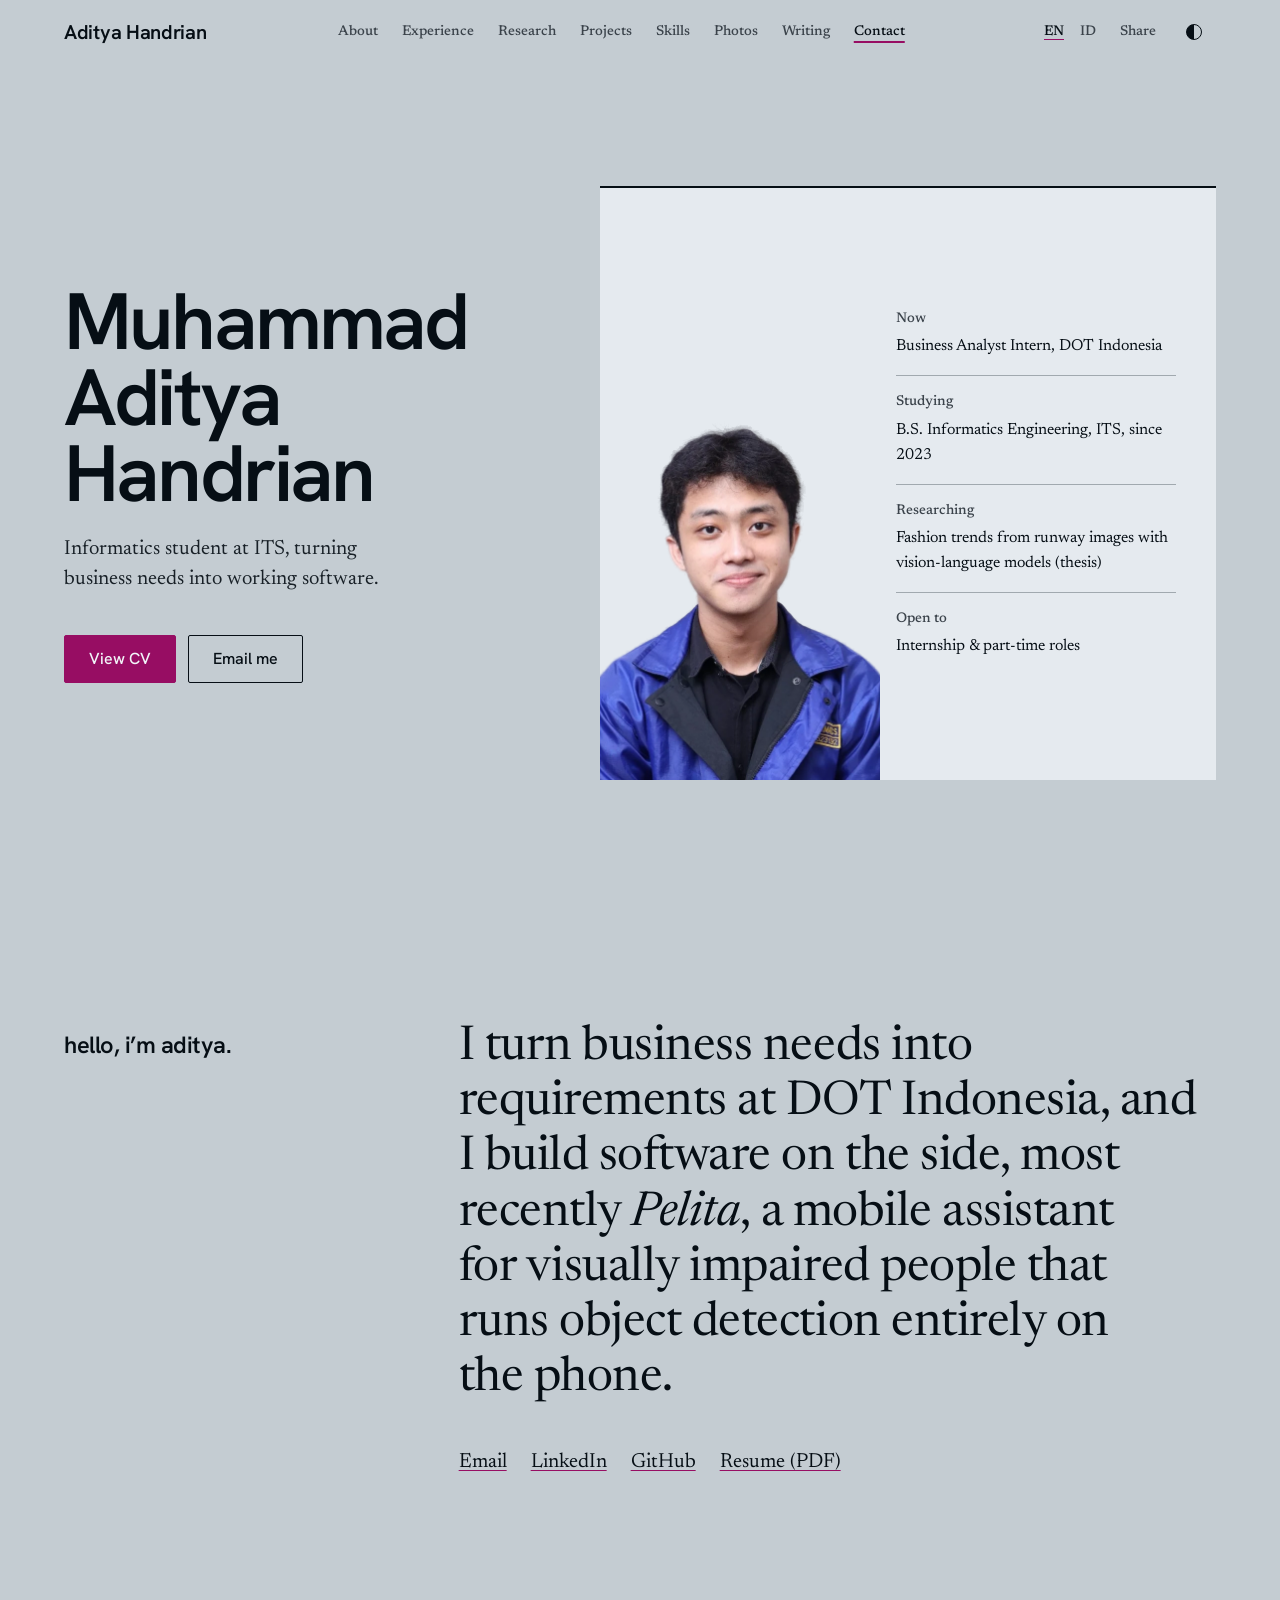
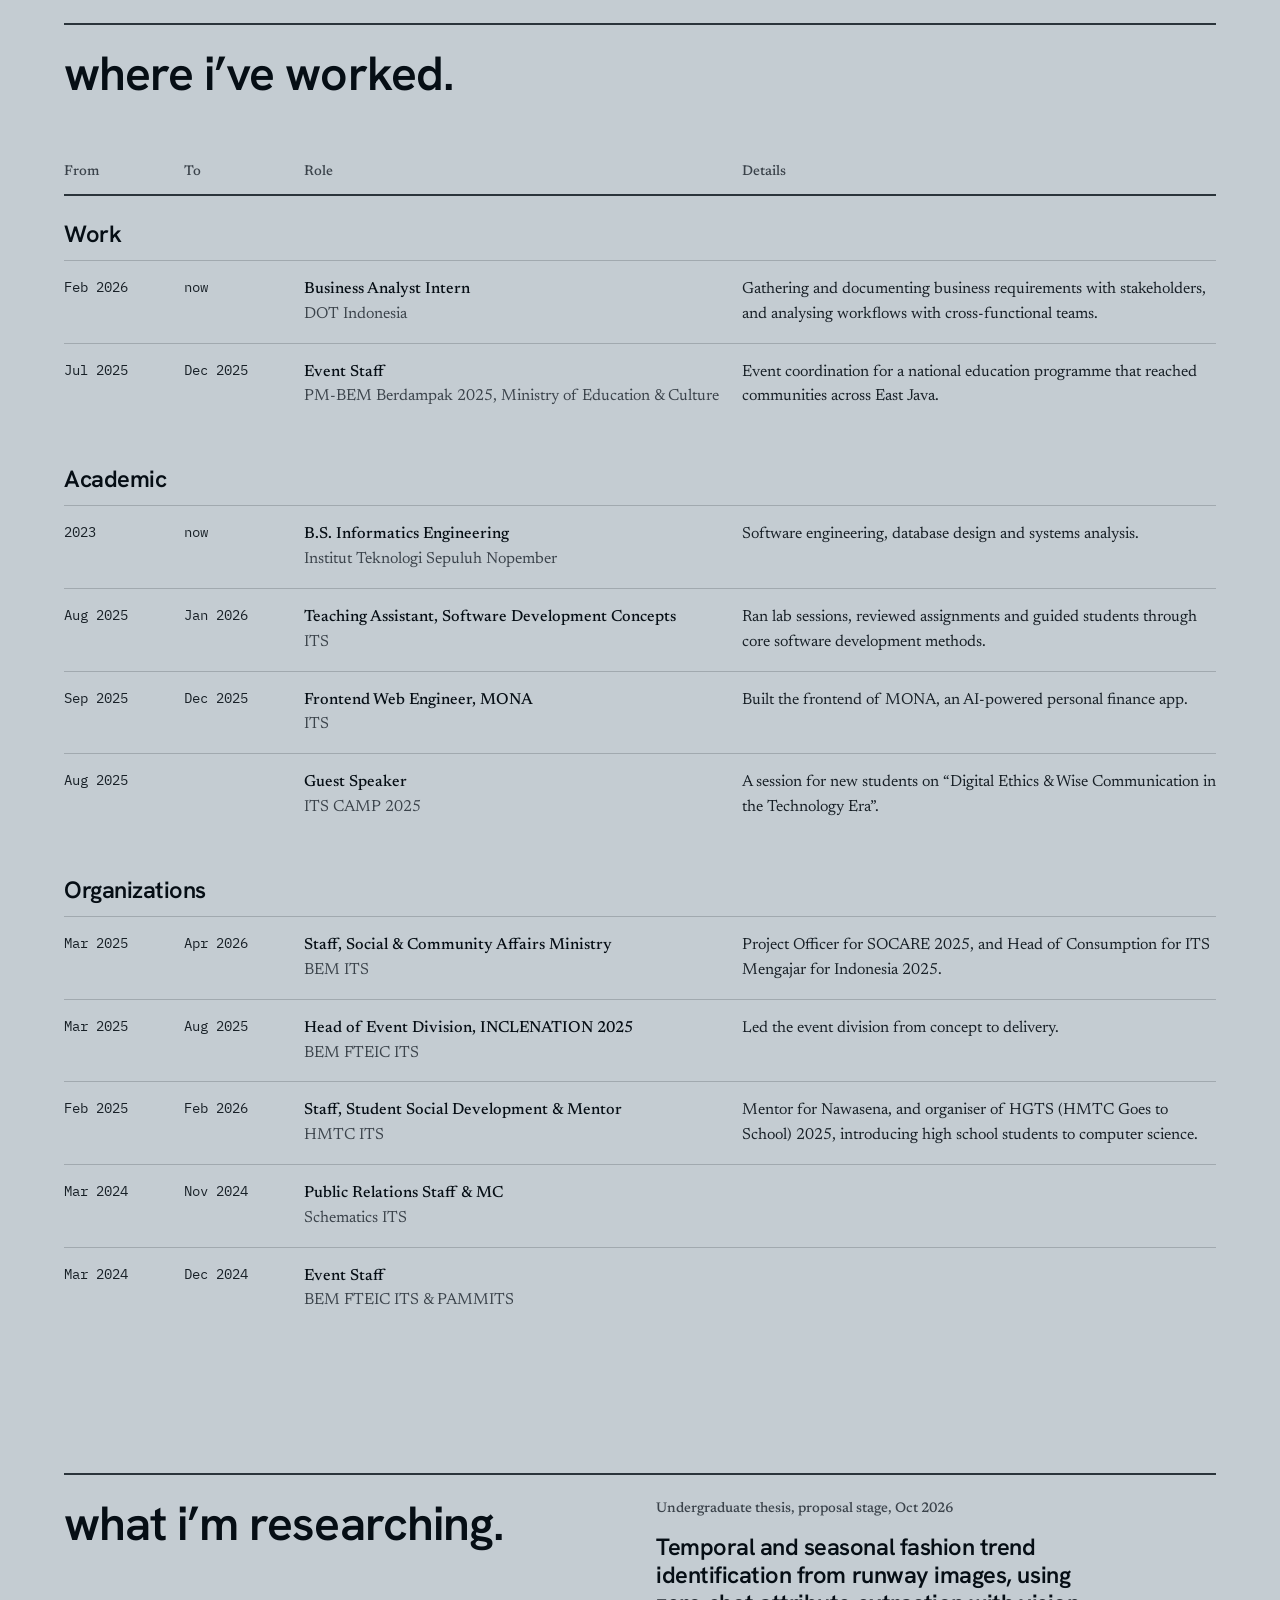
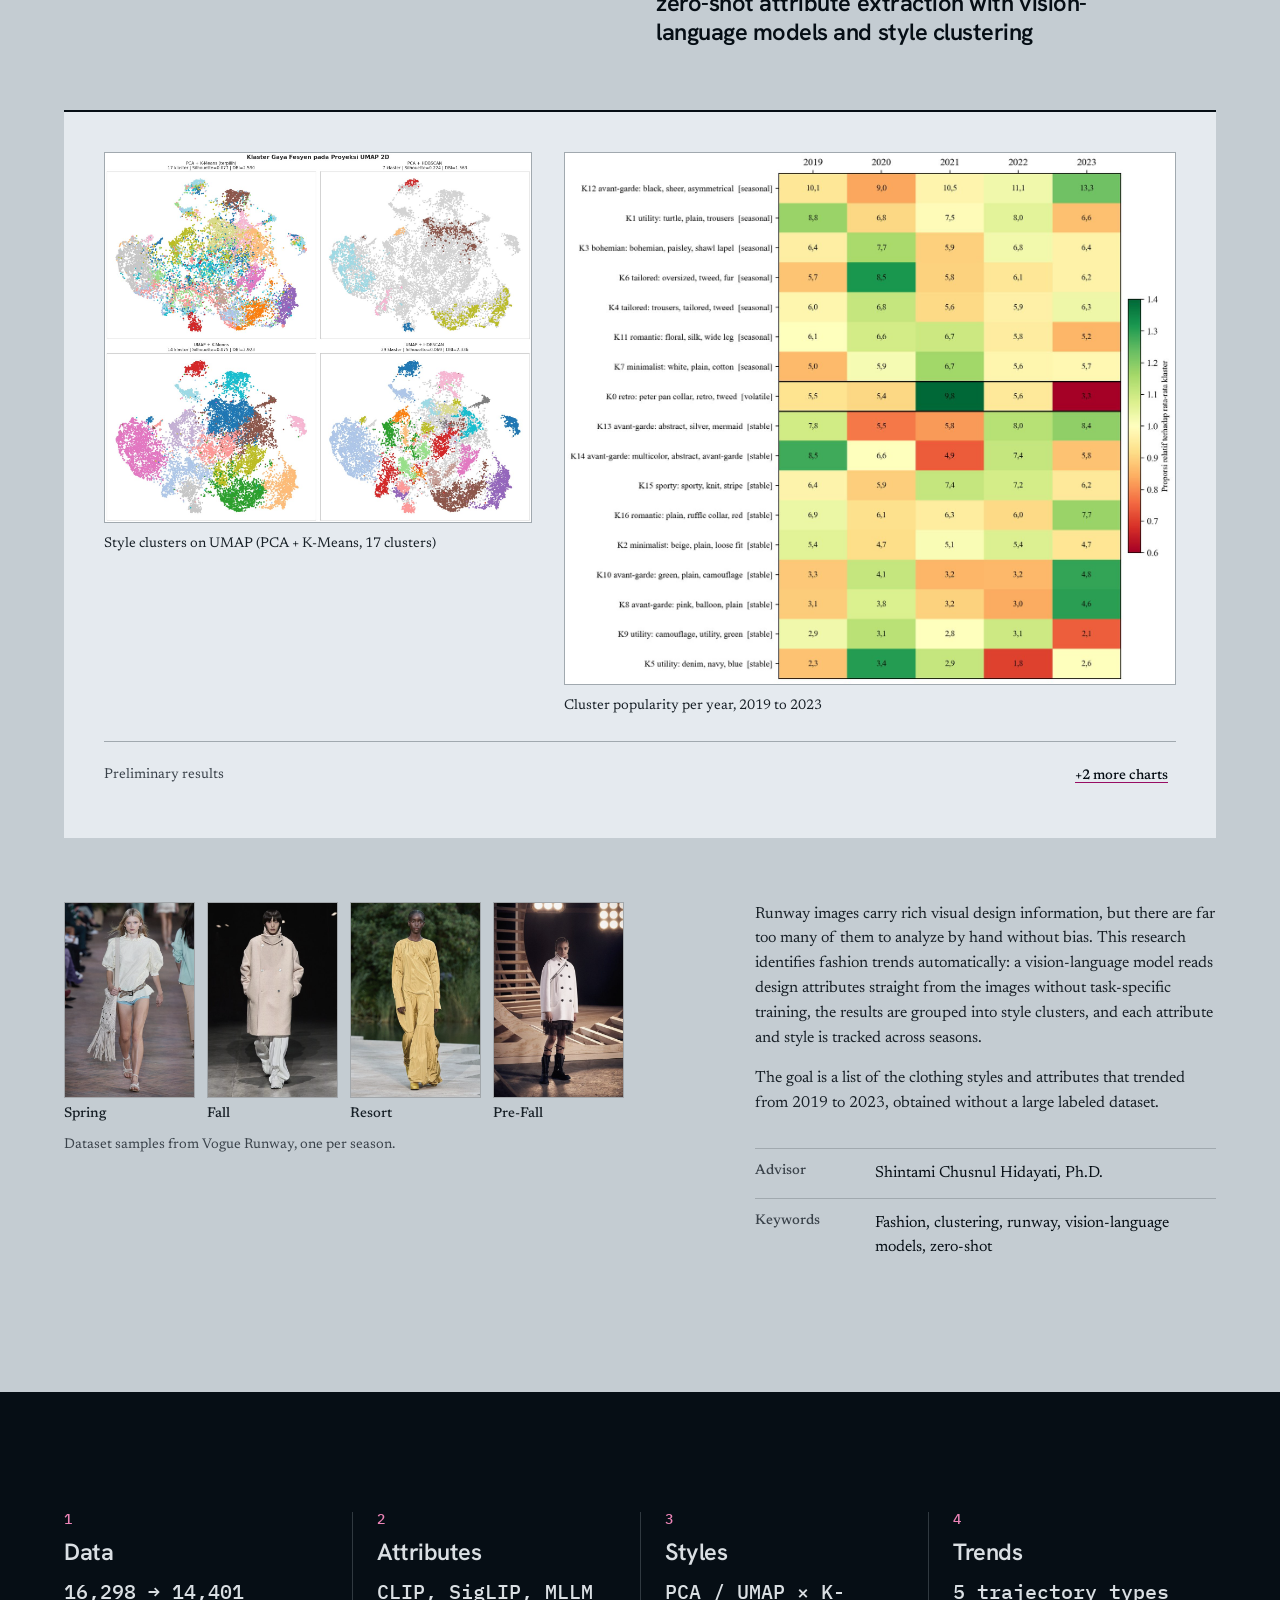
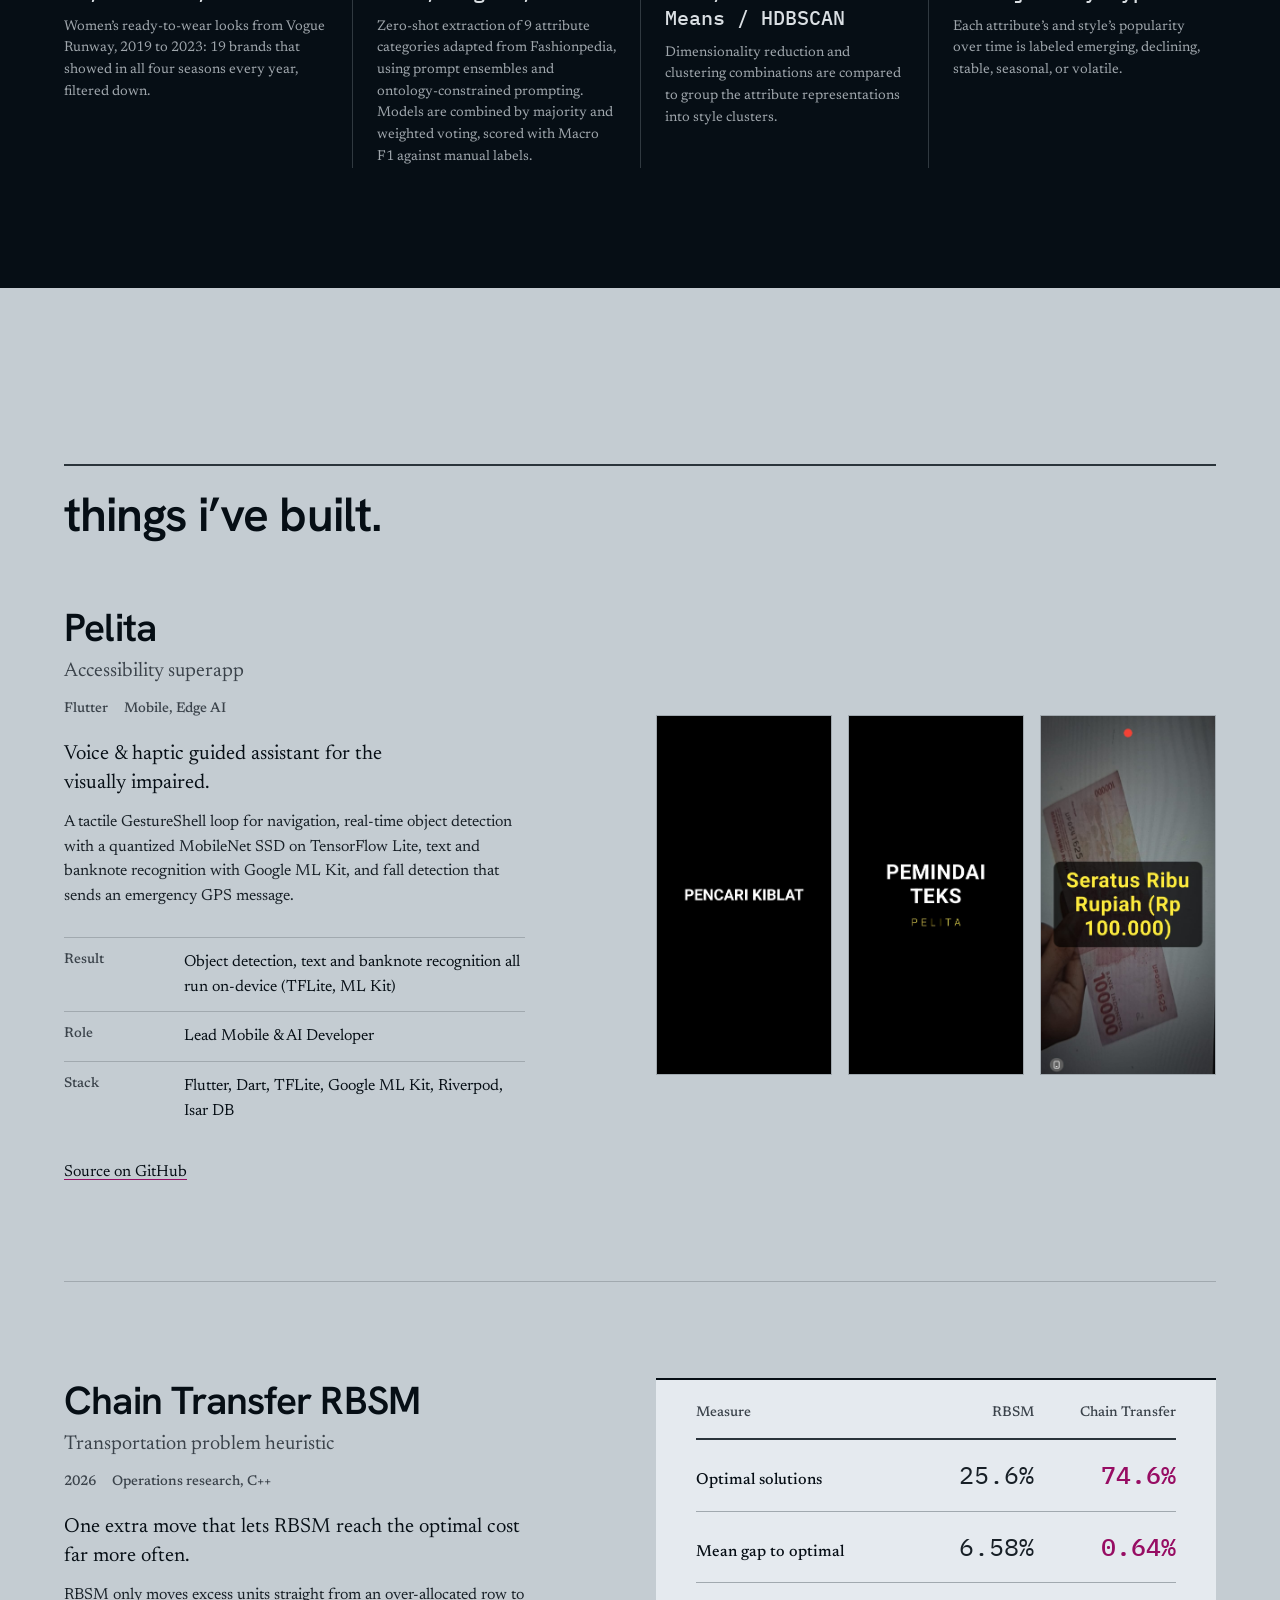
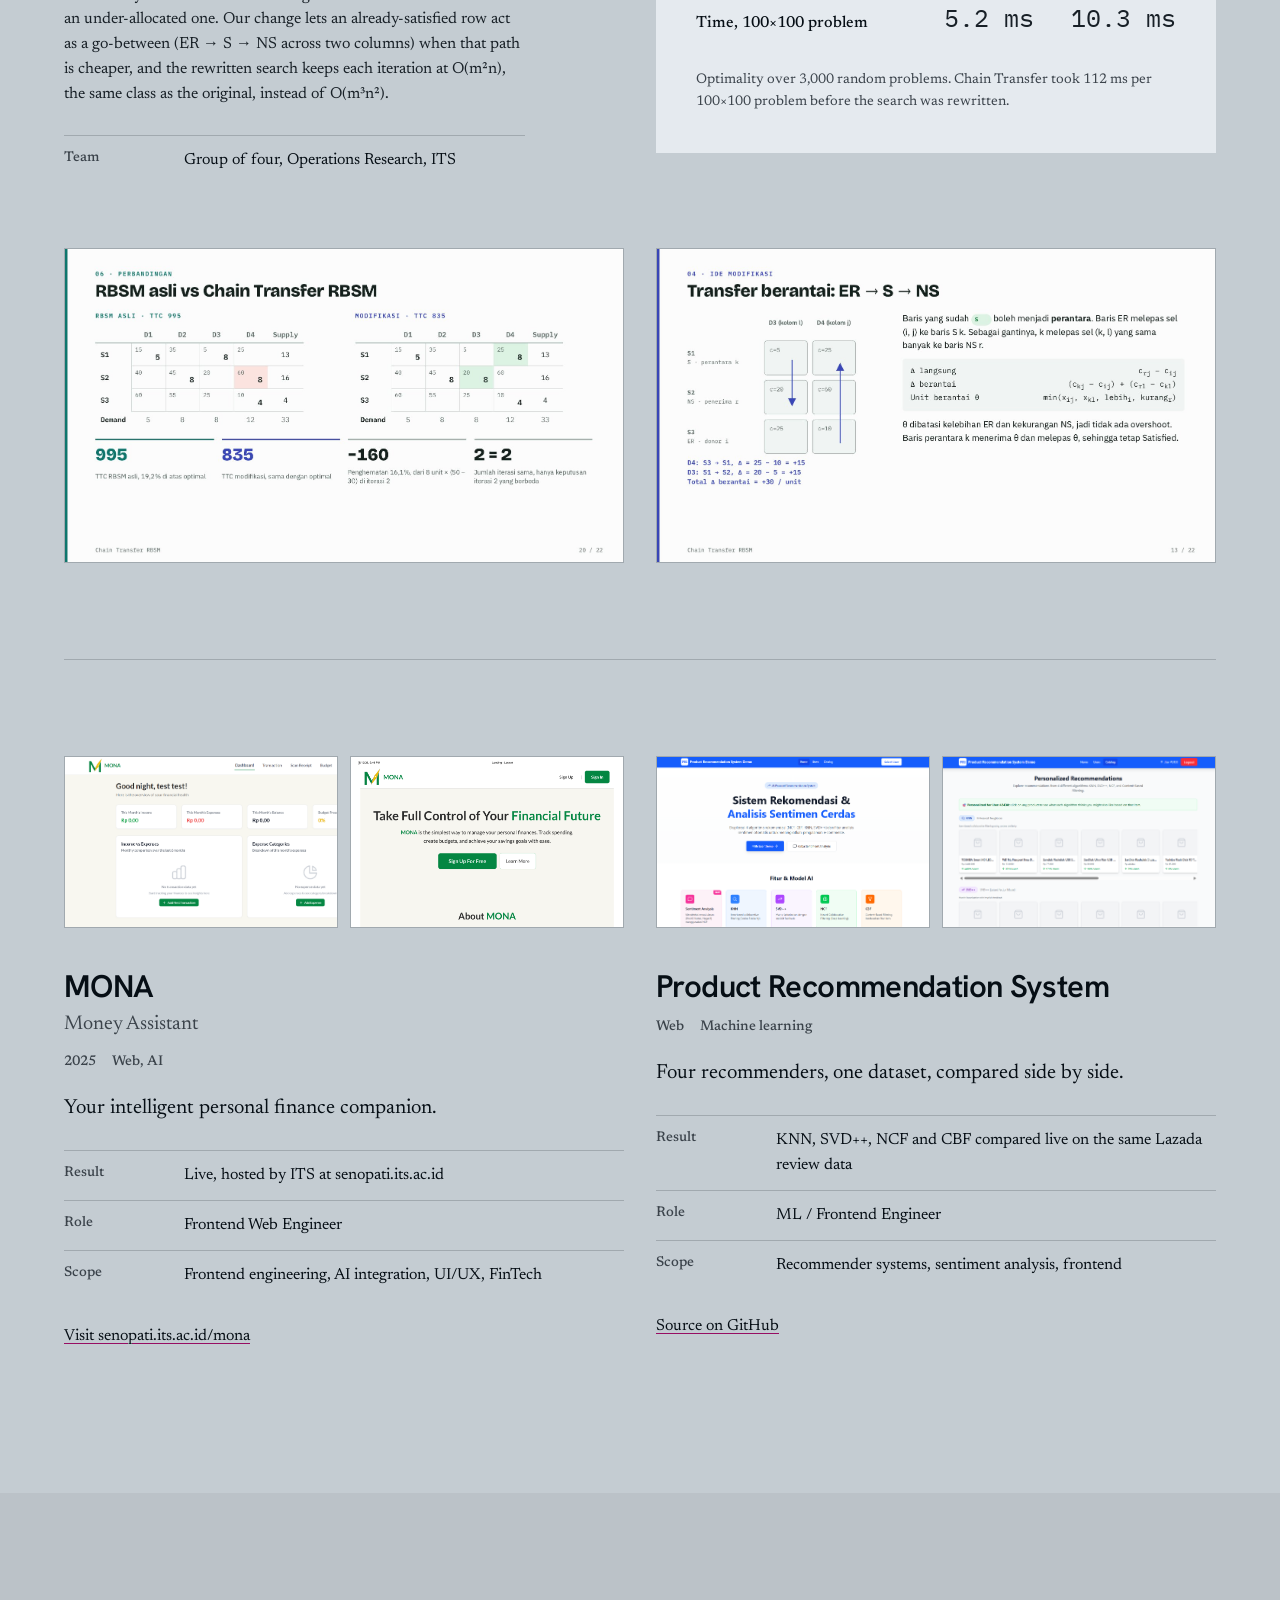
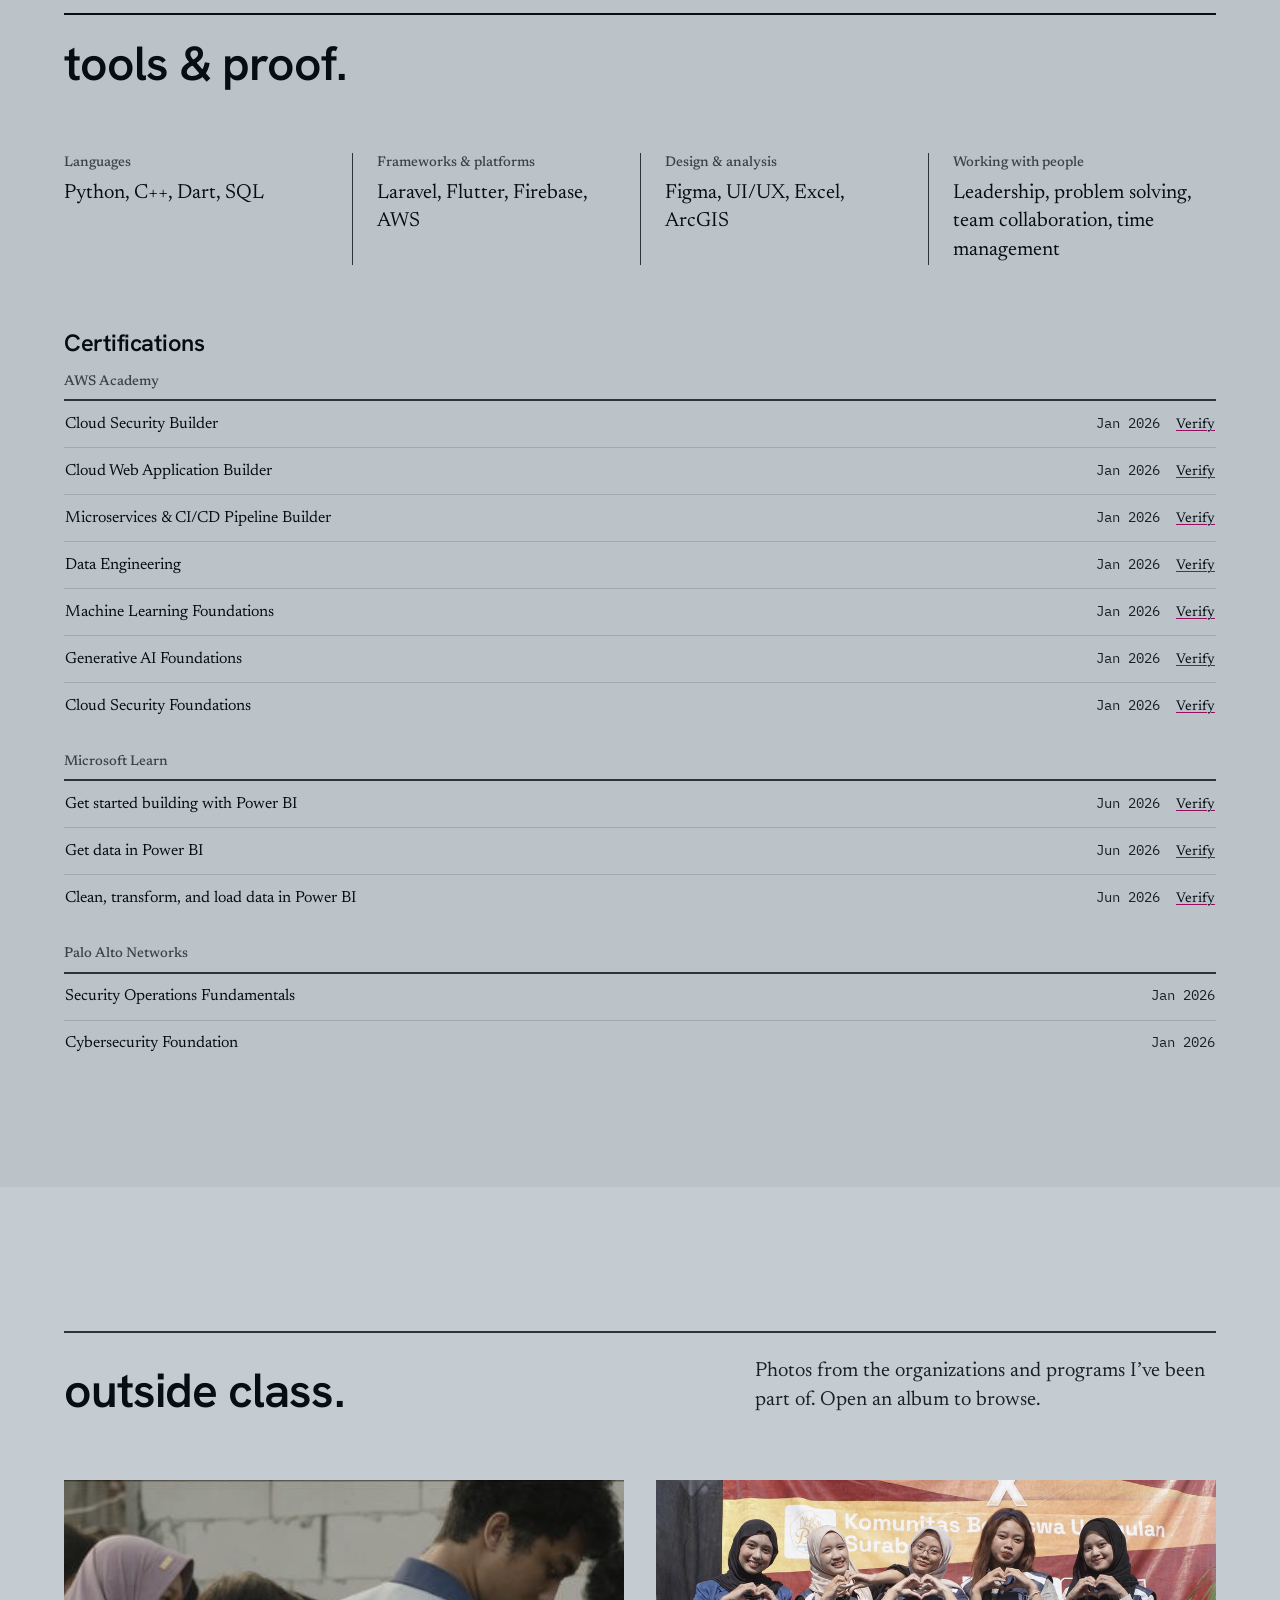
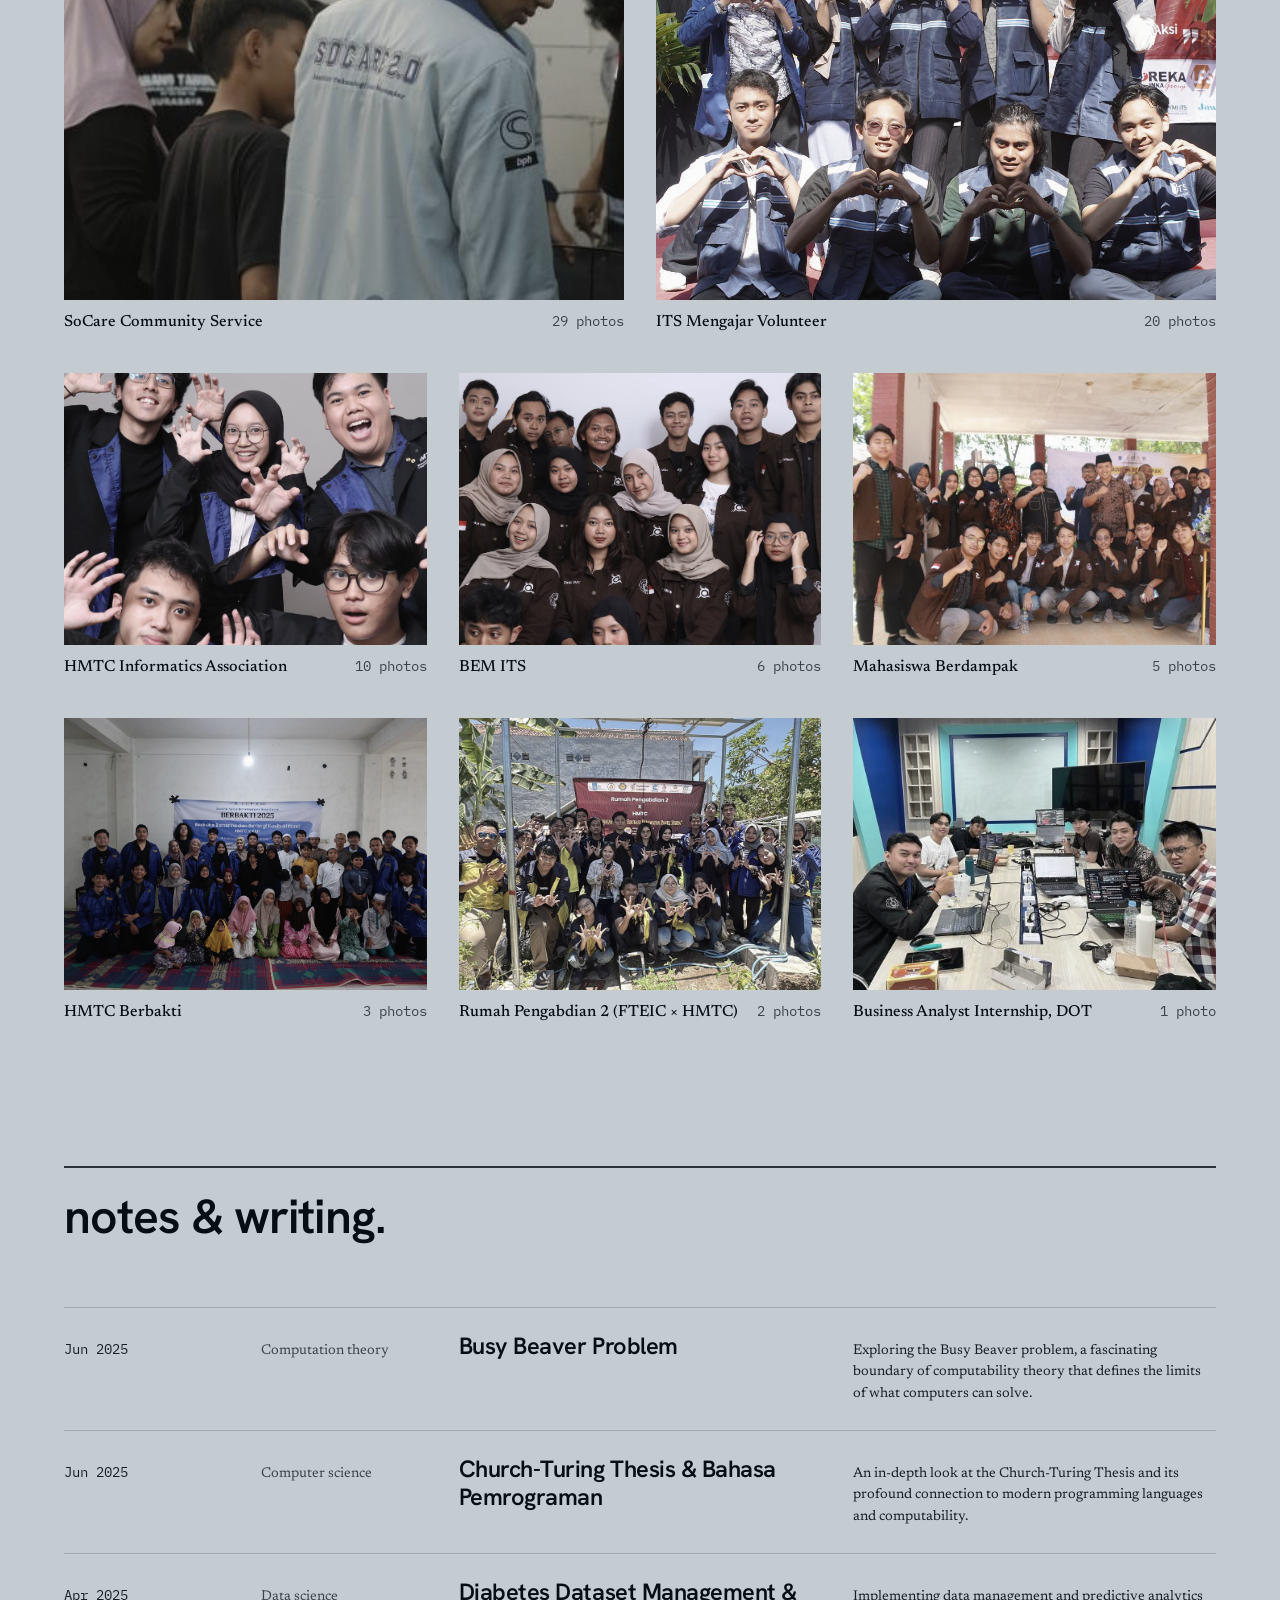
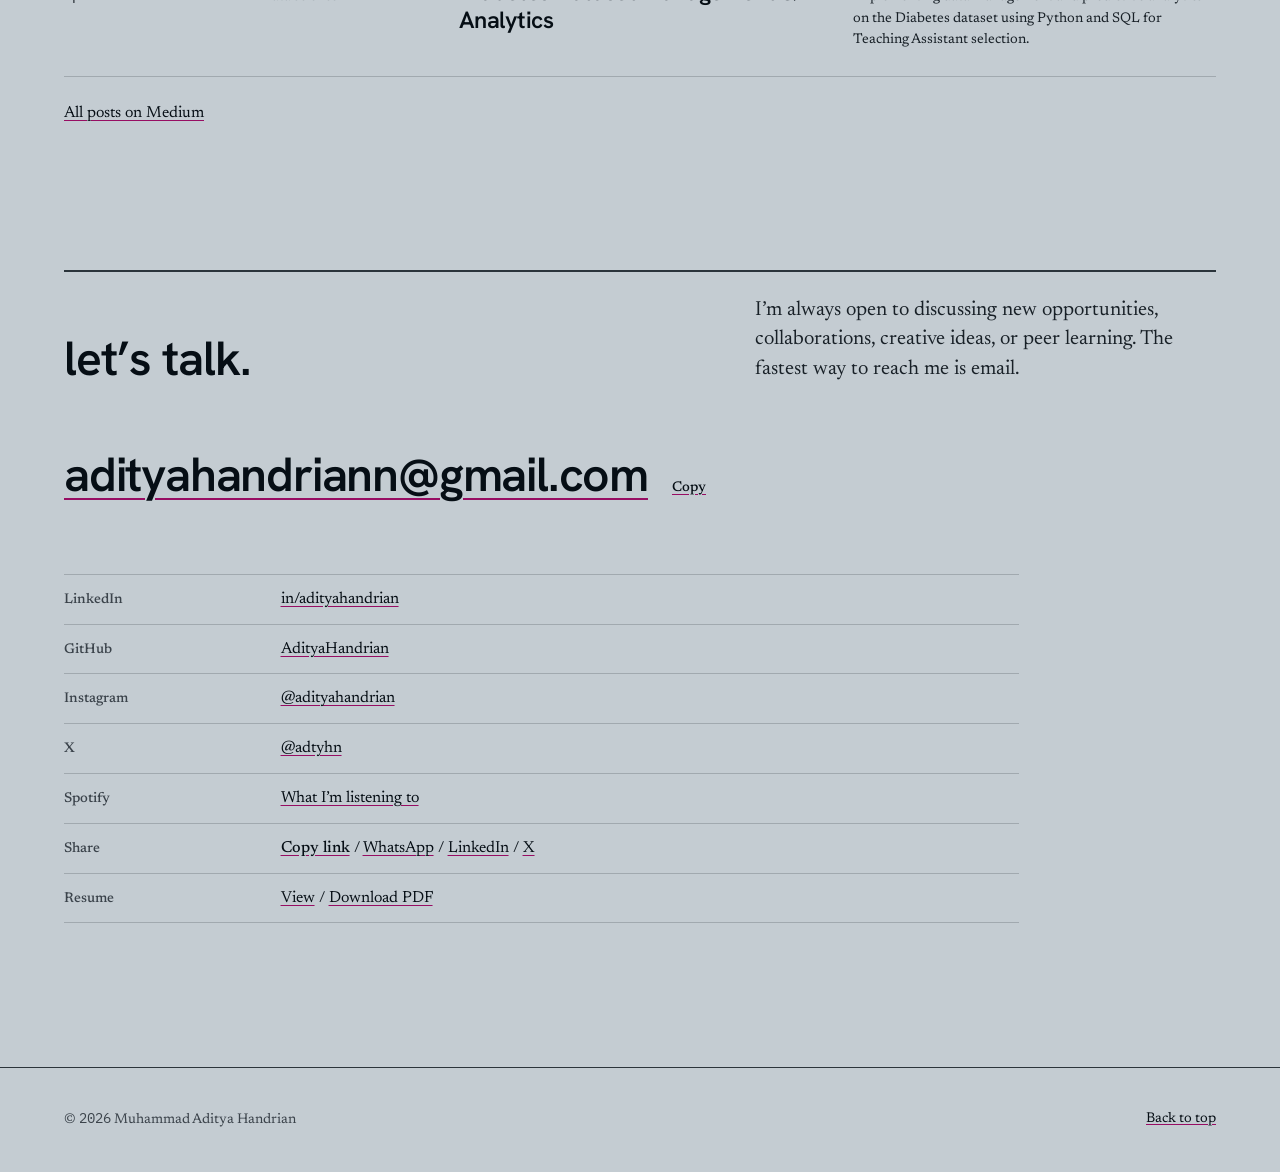
<file: index.html>
<!DOCTYPE html>
<html lang="en">
<head>
    <meta charset="UTF-8">
    <meta name="viewport" content="width=device-width, initial-scale=1.0">
    <meta name="description" content="Muhammad Aditya Handrian | Informatics Engineering Student at ITS. Portfolio showcasing experience in business analysis, software development, and leadership.">
    <meta name="author" content="Muhammad Aditya Handrian">

    <meta property="og:type" content="website">
    <meta property="og:url" content="https://adityahandrian.github.io/">
    <meta property="og:title" content="Muhammad Aditya Handrian | Portfolio">
    <meta property="og:description" content="Informatics Engineering Student at ITS &amp; Business Analyst. Showcasing projects in software development, machine learning, and cloud computing.">
    <meta property="og:image" content="https://adityahandrian.github.io/assets/og-card.png">
    <meta property="og:image:width" content="1200">
    <meta property="og:image:height" content="630">

    <meta property="twitter:card" content="summary_large_image">
    <meta property="twitter:url" content="https://adityahandrian.github.io/">
    <meta property="twitter:title" content="Muhammad Aditya Handrian | Portfolio">
    <meta property="twitter:description" content="Informatics Engineering Student at ITS &amp; Business Analyst. Showcasing projects in software development, machine learning, and cloud computing.">
    <meta property="twitter:image" content="https://adityahandrian.github.io/assets/og-card.png">

    <title>Aditya Handrian</title>
    <link rel="icon" type="image/png" sizes="32x32" href="assets/favicon-32.png">
    <link rel="apple-touch-icon" href="assets/apple-touch-icon.png">
    <link rel="canonical" href="https://adityahandrian.github.io/">
    <link rel="preconnect" href="https://fonts.googleapis.com">
    <link rel="preconnect" href="https://fonts.gstatic.com" crossorigin>
    <link href="https://fonts.googleapis.com/css2?family=Hanken+Grotesk:wght@500;600&family=Newsreader:ital,opsz,wght@0,6..72,400;0,6..72,500;1,6..72,400&family=IBM+Plex+Mono:wght@400;500&display=swap" rel="stylesheet">
    <script>
        // Apply saved theme before paint to avoid a flash
        try {
            var t = localStorage.getItem('theme');
            if (t === 'dark' || t === 'light') document.documentElement.setAttribute('data-theme', t);
        } catch (e) {}
    </script>
    <link rel="stylesheet" href="style.css?v=7.0">
</head>
<body>
    <a class="skip-link" href="#main">Skip to content</a>

    <header class="site-header" id="siteHeader">
        <div class="container header-inner">
            <a href="#top" class="wordmark" aria-label="Aditya Handrian, back to top">Aditya Handrian</a>
            <nav class="site-nav" aria-label="Sections">
                <a href="#about" data-lang-en="About" data-lang-id="Tentang">About</a>
                <a href="#experience" data-lang-en="Experience" data-lang-id="Pengalaman">Experience</a>
                <a href="#research" data-lang-en="Research" data-lang-id="Riset">Research</a>
                <a href="#projects" data-lang-en="Projects" data-lang-id="Proyek">Projects</a>
                <a href="#skills" data-lang-en="Skills" data-lang-id="Keahlian">Skills</a>
                <a href="#photos" data-lang-en="Photos" data-lang-id="Foto">Photos</a>
                <a href="#writing" data-lang-en="Writing" data-lang-id="Tulisan">Writing</a>
                <a href="#contact" data-lang-en="Contact" data-lang-id="Kontak">Contact</a>
            </nav>
            <div class="header-controls">
                <div class="lang-switch" role="group" aria-label="Language">
                    <button type="button" data-set-lang="en" aria-pressed="true">EN</button>
                    <button type="button" data-set-lang="id" aria-pressed="false">ID</button>
                </div>
                <div class="share">
                    <button type="button" class="share-btn" id="shareBtn" aria-haspopup="true" aria-expanded="false" aria-controls="shareMenu" data-lang-en="Share" data-lang-id="Bagikan">Share</button>
                    <div class="share-menu" id="shareMenu" hidden>
                        <button type="button" class="js-copy-link" data-lang-en="Copy link" data-lang-id="Salin tautan">Copy link</button>
                        <a href="https://wa.me/?text=Muhammad%20Aditya%20Handrian%20%E2%80%94%20portfolio%3A%20https%3A%2F%2Fadityahandrian.github.io%2F" target="_blank" rel="noopener noreferrer">WhatsApp</a>
                        <a href="https://www.linkedin.com/sharing/share-offsite/?url=https%3A%2F%2Fadityahandrian.github.io%2F" target="_blank" rel="noopener noreferrer">LinkedIn</a>
                        <a href="https://x.com/intent/post?text=Muhammad%20Aditya%20Handrian%20%E2%80%94%20portfolio&amp;url=https%3A%2F%2Fadityahandrian.github.io%2F" target="_blank" rel="noopener noreferrer">X</a>
                        <a href="mailto:?subject=Muhammad%20Aditya%20Handrian%20%E2%80%94%20portfolio&amp;body=https%3A%2F%2Fadityahandrian.github.io%2F">Email</a>
                    </div>
                </div>
                <button type="button" class="theme-btn" id="themeToggle" aria-label="Toggle dark mode">
                    <span class="theme-btn__dot" aria-hidden="true"></span>
                </button>
            </div>
        </div>
    </header>

    <main id="main">

        <!-- HERO -->
        <section class="hero" id="top">
            <div class="container stage">
                <div class="stage-text">
                    <h1 class="name">Muhammad Aditya Handrian</h1>
                    <p class="stage-lead" data-lang-en="Informatics student at ITS, turning business needs into working software." data-lang-id="Mahasiswa Informatika ITS, menerjemahkan kebutuhan bisnis menjadi perangkat lunak yang berjalan.">Informatics student at ITS, turning business needs into working software.</p>
                    <p class="stage-actions">
                        <a class="btn btn--primary js-resume-view" href="assets/resume.pdf" target="_blank" data-lang-en="View CV" data-lang-id="Lihat CV">View CV</a>
                        <a class="btn" href="mailto:adityahandriann@gmail.com" data-lang-en="Email me" data-lang-id="Kirim email">Email me</a>
                    </p>
                </div>
                <div class="record">
                    <figure class="portrait">
                        <img src="assets/profile-cutout.webp" alt="Portrait of Muhammad Aditya Handrian" width="760" height="950" fetchpriority="high">
                    </figure>
                    <dl class="facts">
                        <div><dt data-lang-en="Now" data-lang-id="Sekarang">Now</dt><dd data-lang-en="Business Analyst Intern, DOT Indonesia" data-lang-id="Magang Business Analyst, DOT Indonesia">Business Analyst Intern, DOT Indonesia</dd></div>
                        <div><dt data-lang-en="Studying" data-lang-id="Studi">Studying</dt><dd data-lang-en="B.S. Informatics Engineering, ITS, since 2023" data-lang-id="S1 Teknik Informatika, ITS, sejak 2023">B.S. Informatics Engineering, ITS, since 2023</dd></div>
                        <div><dt data-lang-en="Researching" data-lang-id="Riset">Researching</dt><dd data-lang-en="Fashion trends from runway images with vision-language models (thesis)" data-lang-id="Tren fesyen dari gambar runway dengan vision-language models (TA)">Fashion trends from runway images with vision-language models (thesis)</dd></div>
                        <div><dt data-lang-en="Open to" data-lang-id="Terbuka untuk">Open to</dt><dd data-lang-en="Internship &amp; part-time roles" data-lang-id="Magang &amp; peran paruh waktu">Internship &amp; part-time roles</dd></div>
                    </dl>
                </div>
            </div>
        </section>

        <!-- ABOUT -->
        <section class="section section--about" id="about">
            <div class="container about-grid">
                <h2 data-lang-en="hello, i’m aditya." data-lang-id="halo, saya aditya.">hello, i’m aditya.</h2>
                <div class="about-body">
                    <p class="statement" data-lang-en="I turn business needs into requirements at DOT Indonesia, and I build software on the side, most recently &lt;em&gt;Pelita&lt;/em&gt;, a mobile assistant for visually impaired people that runs object detection entirely on the phone." data-lang-id="Saya menerjemahkan kebutuhan bisnis menjadi requirement di DOT Indonesia, dan membangun perangkat lunak di sela-selanya, terbaru &lt;em&gt;Pelita&lt;/em&gt;, asisten mobile untuk penyandang tunanetra yang menjalankan deteksi objek sepenuhnya di ponsel.">I turn business needs into requirements at DOT Indonesia, and I build software on the side, most recently <em>Pelita</em>, a mobile assistant for visually impaired people that runs object detection entirely on the phone.</p>
                    <p class="intro-links">
                        <a href="mailto:adityahandriann@gmail.com">Email</a>
                        <a href="https://www.linkedin.com/in/adityahandrian/" target="_blank" rel="noopener noreferrer">LinkedIn</a>
                        <a href="https://github.com/AdityaHandrian" target="_blank" rel="noopener noreferrer">GitHub</a>
                        <a href="assets/resume.pdf" target="_blank" class="js-resume-view" data-lang-en="Resume (PDF)" data-lang-id="CV (PDF)">Resume (PDF)</a>
                    </p>
                </div>
            </div>
        </section>

        <!-- EXPERIENCE -->
        <section class="section section--experience" id="experience">
            <div class="container">
                <header class="section-head">
                    <h2 data-lang-en="where i’ve worked." data-lang-id="tempat saya berkontribusi.">where i’ve worked.</h2>
                </header>

                <table class="ledger">
                    <thead>
                        <tr>
                            <th scope="col" class="col-when" data-lang-en="From" data-lang-id="Dari">From</th>
                            <th scope="col" class="col-when" data-lang-en="To" data-lang-id="Sampai">To</th>
                            <th scope="col" class="col-role" data-lang-en="Role" data-lang-id="Peran">Role</th>
                            <th scope="col" data-lang-en="Details" data-lang-id="Rincian">Details</th>
                        </tr>
                    </thead>
                    <tbody>
                        <tr class="group"><th colspan="4" scope="colgroup" data-lang-en="Work" data-lang-id="Kerja">Work</th></tr>
                        <tr class="entry">
                            <td class="when" data-lang-en="Feb 2026" data-lang-id="Feb 2026">Feb 2026</td>
                            <td class="when" data-lang-en="now" data-lang-id="sekarang">now</td>
                            <td class="role"><span data-lang-en="Business Analyst Intern" data-lang-id="Magang Business Analyst">Business Analyst Intern</span> <span class="org">DOT Indonesia</span></td>
                            <td class="notes" data-lang-en="Gathering and documenting business requirements with stakeholders, and analysing workflows with cross-functional teams." data-lang-id="Mengumpulkan dan mendokumentasikan kebutuhan bisnis bersama stakeholder, serta menganalisis alur kerja bersama tim lintas fungsi.">Gathering and documenting business requirements with stakeholders, and analysing workflows with cross-functional teams.</td>
                        </tr>
                        <tr class="entry">
                            <td class="when" data-lang-en="Jul 2025" data-lang-id="Jul 2025">Jul 2025</td>
                            <td class="when" data-lang-en="Dec 2025" data-lang-id="Des 2025">Dec 2025</td>
                            <td class="role"><span data-lang-en="Event Staff" data-lang-id="Staf Acara">Event Staff</span> <span class="org" data-lang-en="PM-BEM Berdampak 2025, Ministry of Education &amp; Culture" data-lang-id="PM-BEM Berdampak 2025, Kemendikbud">PM-BEM Berdampak 2025, Ministry of Education &amp; Culture</span></td>
                            <td class="notes" data-lang-en="Event coordination for a national education programme that reached communities across East Java." data-lang-id="Koordinasi acara untuk program pendidikan nasional yang menjangkau masyarakat di seluruh Jawa Timur.">Event coordination for a national education programme that reached communities across East Java.</td>
                        </tr>
                    </tbody>
                    <tbody>
                        <tr class="group"><th colspan="4" scope="colgroup" data-lang-en="Academic" data-lang-id="Akademik">Academic</th></tr>
                        <tr class="entry">
                            <td class="when">2023</td>
                            <td class="when" data-lang-en="now" data-lang-id="sekarang">now</td>
                            <td class="role"><span data-lang-en="B.S. Informatics Engineering" data-lang-id="S1 Teknik Informatika">B.S. Informatics Engineering</span> <span class="org">Institut Teknologi Sepuluh Nopember</span></td>
                            <td class="notes" data-lang-en="Software engineering, database design and systems analysis." data-lang-id="Rekayasa perangkat lunak, perancangan basis data, dan analisis sistem.">Software engineering, database design and systems analysis.</td>
                        </tr>
                        <tr class="entry">
                            <td class="when" data-lang-en="Aug 2025" data-lang-id="Agt 2025">Aug 2025</td>
                            <td class="when">Jan 2026</td>
                            <td class="role"><span data-lang-en="Teaching Assistant, Software Development Concepts" data-lang-id="Asisten Dosen, Konsep Pengembangan Perangkat Lunak">Teaching Assistant, Software Development Concepts</span> <span class="org">ITS</span></td>
                            <td class="notes" data-lang-en="Ran lab sessions, reviewed assignments and guided students through core software development methods." data-lang-id="Memandu sesi laboratorium, meninjau tugas, dan membimbing mahasiswa memahami metodologi inti pengembangan perangkat lunak.">Ran lab sessions, reviewed assignments and guided students through core software development methods.</td>
                        </tr>
                        <tr class="entry">
                            <td class="when">Sep 2025</td>
                            <td class="when" data-lang-en="Dec 2025" data-lang-id="Des 2025">Dec 2025</td>
                            <td class="role"><span>Frontend Web Engineer, MONA</span> <span class="org">ITS</span></td>
                            <td class="notes" data-lang-en="Built the frontend of MONA, an AI-powered personal finance app." data-lang-id="Membangun frontend MONA, aplikasi keuangan pribadi berbasis AI.">Built the frontend of MONA, an AI-powered personal finance app.</td>
                        </tr>
                        <tr class="entry">
                            <td class="when" data-lang-en="Aug 2025" data-lang-id="Agt 2025">Aug 2025</td>
                            <td class="when"></td>
                            <td class="role"><span data-lang-en="Guest Speaker" data-lang-id="Pembicara Tamu">Guest Speaker</span> <span class="org"><abbr>ITS CAMP</abbr> 2025</span></td>
                            <td class="notes" data-lang-en="A session for new students on “Digital Ethics &amp; Wise Communication in the Technology Era”." data-lang-id="Sesi untuk mahasiswa baru tentang “Etika Digital &amp; Komunikasi Bijak di Era Teknologi”.">A session for new students on “Digital Ethics &amp; Wise Communication in the Technology Era”.</td>
                        </tr>
                    </tbody>
                    <tbody>
                        <tr class="group"><th colspan="4" scope="colgroup" data-lang-en="Organizations" data-lang-id="Organisasi">Organizations</th></tr>
                        <tr class="entry">
                            <td class="when">Mar 2025</td>
                            <td class="when">Apr 2026</td>
                            <td class="role"><span data-lang-en="Staff, Social &amp; Community Affairs Ministry" data-lang-id="Staf Kementerian Sosial &amp; Pengabdian Masyarakat">Staff, Social &amp; Community Affairs Ministry</span> <span class="org"><abbr>BEM ITS</abbr></span></td>
                            <td class="notes" data-lang-en="Project Officer for SOCARE 2025, and Head of Consumption for ITS Mengajar for Indonesia 2025." data-lang-id="Project Officer SOCARE 2025, dan Ketua Divisi Konsumsi ITS Mengajar untuk Indonesia 2025.">Project Officer for SOCARE 2025, and Head of Consumption for ITS Mengajar for Indonesia 2025.</td>
                        </tr>
                        <tr class="entry">
                            <td class="when">Mar 2025</td>
                            <td class="when" data-lang-en="Aug 2025" data-lang-id="Agt 2025">Aug 2025</td>
                            <td class="role"><span data-lang-en="Head of Event Division, INCLENATION 2025" data-lang-id="Ketua Divisi Acara, INCLENATION 2025">Head of Event Division, INCLENATION 2025</span> <span class="org"><abbr>BEM FTEIC ITS</abbr></span></td>
                            <td class="notes" data-lang-en="Led the event division from concept to delivery." data-lang-id="Memimpin divisi acara dari konsep hingga pelaksanaan.">Led the event division from concept to delivery.</td>
                        </tr>
                        <tr class="entry">
                            <td class="when">Feb 2025</td>
                            <td class="when">Feb 2026</td>
                            <td class="role"><span data-lang-en="Staff, Student Social Development &amp; Mentor" data-lang-id="Staf Pengembangan Sosial Mahasiswa &amp; Mentor">Staff, Student Social Development &amp; Mentor</span> <span class="org"><abbr>HMTC ITS</abbr></span></td>
                            <td class="notes" data-lang-en="Mentor for Nawasena, and organiser of HGTS (HMTC Goes to School) 2025, introducing high school students to computer science." data-lang-id="Mentor Nawasena, dan panitia HGTS (HMTC Goes to School) 2025 yang memperkenalkan ilmu komputer kepada siswa SMA.">Mentor for Nawasena, and organiser of HGTS (HMTC Goes to School) 2025, introducing high school students to computer science.</td>
                        </tr>
                        <tr class="entry">
                            <td class="when">Mar 2024</td>
                            <td class="when">Nov 2024</td>
                            <td class="role"><span data-lang-en="Public Relations Staff &amp; MC" data-lang-id="Staf Hubungan Masyarakat &amp; MC">Public Relations Staff &amp; MC</span> <span class="org">Schematics ITS</span></td>
                            <td class="notes"></td>
                        </tr>
                        <tr class="entry">
                            <td class="when">Mar 2024</td>
                            <td class="when" data-lang-en="Dec 2024" data-lang-id="Des 2024">Dec 2024</td>
                            <td class="role"><span data-lang-en="Event Staff" data-lang-id="Staf Acara">Event Staff</span> <span class="org"><abbr>BEM FTEIC ITS</abbr> &amp; <abbr>PAMMITS</abbr></span></td>
                            <td class="notes"></td>
                        </tr>
                    </tbody>
                </table>
            </div>
        </section>

        <!-- RESEARCH -->
        <section class="section section--research" id="research">
            <div class="container">
                <header class="research-head">
                    <h2 data-lang-en="what i’m researching." data-lang-id="yang sedang saya teliti.">what i’m researching.</h2>
                    <div class="thesis-intro">
                        <p class="thesis-status" data-lang-en="Undergraduate thesis, proposal stage, Oct 2026" data-lang-id="Tugas Akhir, tahap proposal, Okt 2026">Undergraduate thesis, proposal stage, Oct 2026</p>
                        <h3 class="thesis-title" data-lang-en="Temporal and seasonal fashion trend identification from runway images, using zero-shot attribute extraction with vision-language models and style clustering" data-lang-id="Identifikasi tren fesyen temporal dan musiman dari gambar runway menggunakan ekstraksi atribut zero-shot berbasis vision-language models dan klasterisasi gaya">Temporal and seasonal fashion trend identification from runway images, using zero-shot attribute extraction with vision-language models and style clustering</h3>
                    </div>
                </header>

                <figure class="sheet thesis-figures">
                    <button type="button" class="thesis-thumb" data-cursor="view" data-album="research" data-index="0">
                        <img src="assets/research/style-clusters.jpg" alt="" loading="lazy" width="1587" height="1375">
                        <span data-lang-en="Style clusters on UMAP (PCA + K-Means, 17 clusters)" data-lang-id="Klaster gaya pada UMAP (PCA + K-Means, 17 klaster)">Style clusters on UMAP (PCA + K-Means, 17 clusters)</span>
                    </button>
                    <button type="button" class="thesis-thumb" data-cursor="view" data-album="research" data-index="1">
                        <img src="assets/research/cluster-trends.jpg" alt="" loading="lazy" width="1400" height="1219">
                        <span data-lang-en="Cluster popularity per year, 2019 to 2023" data-lang-id="Popularitas klaster per tahun, 2019 hingga 2023">Cluster popularity per year, 2019 to 2023</span>
                    </button>
                    <figcaption>
                        <span data-lang-en="Preliminary results" data-lang-id="Hasil awal">Preliminary results</span>
                        <button type="button" class="thesis-figures__more" data-album="research" data-index="2" data-lang-en="+2 more charts" data-lang-id="+2 grafik lain">+2 more charts</button>
                    </figcaption>
                </figure>

                <div class="thesis-body">
                    <figure class="thesis-samples">
                        <div class="thesis-samples__row">
                            <button type="button" class="thesis-sample" data-cursor="view" data-album="dataset" data-index="0" data-sample-img="assets/research/sample-spring.jpg" data-sample-brand="Alberta Ferretti" data-sample-season="Spring 2021">
                                <img src="assets/research/sample-spring.jpg" alt="Alberta Ferretti, Spring 2021, runway look" loading="lazy" width="480" height="720">
                                <span>Spring</span>
                            </button>
                            <button type="button" class="thesis-sample" data-cursor="view" data-album="dataset" data-index="1" data-sample-img="assets/research/sample-fall.jpg" data-sample-brand="Jil Sander" data-sample-season="Fall 2023">
                                <img src="assets/research/sample-fall.jpg" alt="Jil Sander, Fall 2023, runway look" loading="lazy" width="480" height="720">
                                <span>Fall</span>
                            </button>
                            <button type="button" class="thesis-sample" data-cursor="view" data-album="dataset" data-index="2" data-sample-img="assets/research/sample-resort.jpg" data-sample-brand="Max Mara" data-sample-season="Resort 2023">
                                <img src="assets/research/sample-resort.jpg" alt="Max Mara, Resort 2023, runway look" loading="lazy" width="480" height="720">
                                <span>Resort</span>
                            </button>
                            <button type="button" class="thesis-sample" data-cursor="view" data-album="dataset" data-index="3" data-sample-img="assets/research/sample-prefall.jpg" data-sample-brand="Christian Dior" data-sample-season="Pre-Fall 2022">
                                <img src="assets/research/sample-prefall.jpg" alt="Christian Dior, Pre-Fall 2022, runway look" loading="lazy" width="480" height="720">
                                <span>Pre-Fall</span>
                            </button>
                        </div>
                        <figcaption data-lang-en="Dataset samples from Vogue Runway, one per season." data-lang-id="Contoh dataset dari Vogue Runway, satu per musim.">Dataset samples from Vogue Runway, one per season.</figcaption>
                    </figure>

                    <div class="thesis-text">
                        <p data-lang-en="Runway images carry rich visual design information, but there are far too many of them to analyze by hand without bias. This research identifies fashion trends automatically: a vision-language model reads design attributes straight from the images without task-specific training, the results are grouped into style clusters, and each attribute and style is tracked across seasons." data-lang-id="Gambar runway menyimpan informasi desain visual yang kaya, tetapi jumlahnya terlalu besar untuk dianalisis manual tanpa bias. Riset ini mengidentifikasi tren fesyen secara otomatis: vision-language model membaca atribut desain langsung dari gambar tanpa pelatihan khusus, hasilnya dikelompokkan menjadi klaster gaya, lalu setiap atribut dan gaya dilacak lintas musim.">Runway images carry rich visual design information, but there are far too many of them to analyze by hand without bias. This research identifies fashion trends automatically: a vision-language model reads design attributes straight from the images without task-specific training, the results are grouped into style clusters, and each attribute and style is tracked across seasons.</p>
                        <p data-lang-en="The goal is a list of the clothing styles and attributes that trended from 2019 to 2023, obtained without a large labeled dataset." data-lang-id="Targetnya adalah daftar gaya pakaian dan atribut fesyen yang menjadi tren pada 2019 hingga 2023, diperoleh tanpa dataset berlabel dalam jumlah besar.">The goal is a list of the clothing styles and attributes that trended from 2019 to 2023, obtained without a large labeled dataset.</p>
                        <dl class="details">
                            <div><dt data-lang-en="Advisor" data-lang-id="Pembimbing">Advisor</dt><dd>Shintami Chusnul Hidayati, Ph.D.</dd></div>
                            <div><dt data-lang-en="Keywords" data-lang-id="Kata kunci">Keywords</dt><dd data-lang-en="Fashion, clustering, runway, vision-language models, zero-shot" data-lang-id="Fesyen, klasterisasi, runway, vision-language models, zero-shot">Fashion, clustering, runway, vision-language models, zero-shot</dd></div>
                        </dl>
                    </div>
                </div>
            </div>

            <div class="band-ink">
                <div class="container">
                    <ol class="pipeline">
                        <li>
                            <h4 class="pipeline-step">Data</h4>
                            <p class="pipeline-figure">16,298 → 14,401</p>
                            <p data-lang-en="Women’s ready-to-wear looks from Vogue Runway, 2019 to 2023: 19 brands that showed in all four seasons every year, filtered down." data-lang-id="Busana wanita siap pakai dari Vogue Runway, 2019 hingga 2023: 19 brand yang tampil di keempat musim setiap tahun, lalu disaring.">Women’s ready-to-wear looks from Vogue Runway, 2019 to 2023: 19 brands that showed in all four seasons every year, filtered down.</p>
                        </li>
                        <li>
                            <h4 class="pipeline-step" data-lang-en="Attributes" data-lang-id="Atribut">Attributes</h4>
                            <p class="pipeline-figure">CLIP, SigLIP, MLLM</p>
                            <p data-lang-en="Zero-shot extraction of 9 attribute categories adapted from Fashionpedia, using prompt ensembles and ontology-constrained prompting. Models are combined by majority and weighted voting, scored with Macro F1 against manual labels." data-lang-id="Ekstraksi zero-shot 9 kategori atribut yang diadaptasi dari Fashionpedia, dengan prompt ensemble dan ontology-constrained prompting. Model digabung lewat majority dan weighted voting, dievaluasi dengan Macro F1 terhadap anotasi manual.">Zero-shot extraction of 9 attribute categories adapted from Fashionpedia, using prompt ensembles and ontology-constrained prompting. Models are combined by majority and weighted voting, scored with Macro F1 against manual labels.</p>
                        </li>
                        <li>
                            <h4 class="pipeline-step" data-lang-en="Styles" data-lang-id="Gaya">Styles</h4>
                            <p class="pipeline-figure">PCA / UMAP × K-Means / HDBSCAN</p>
                            <p data-lang-en="Dimensionality reduction and clustering combinations are compared to group the attribute representations into style clusters." data-lang-id="Kombinasi reduksi dimensi dan klasterisasi dibandingkan untuk mengelompokkan representasi atribut menjadi klaster gaya.">Dimensionality reduction and clustering combinations are compared to group the attribute representations into style clusters.</p>
                        </li>
                        <li>
                            <h4 class="pipeline-step" data-lang-en="Trends" data-lang-id="Tren">Trends</h4>
                            <p class="pipeline-figure" data-lang-en="5 trajectory types" data-lang-id="5 jenis lintasan">5 trajectory types</p>
                            <p data-lang-en="Each attribute’s and style’s popularity over time is labeled emerging, declining, stable, seasonal, or volatile." data-lang-id="Popularitas setiap atribut dan gaya dari waktu ke waktu dikategorikan sebagai emerging, declining, stable, seasonal, atau volatile.">Each attribute’s and style’s popularity over time is labeled emerging, declining, stable, seasonal, or volatile.</p>
                        </li>
                    </ol>
                </div>
            </div>
        </section>

        <!-- PROJECTS -->
        <section class="section section--projects" id="projects">
            <div class="container">
                <header class="section-head">
                    <h2 data-lang-en="things i’ve built." data-lang-id="yang pernah saya bangun.">things i’ve built.</h2>
                </header>

                <article class="project project--pelita">
                    <div class="project-text">
                        <h3>Pelita</h3>
                        <p class="project-sub" data-lang-en="Accessibility superapp" data-lang-id="Superapp aksesibilitas">Accessibility superapp</p>
                        <p class="project-meta"><span>Flutter</span><span data-lang-en="Mobile, Edge AI" data-lang-id="Mobile, Edge AI">Mobile, Edge AI</span></p>
                        <p class="project-tagline" data-lang-en="Voice &amp; haptic guided assistant for the visually impaired." data-lang-id="Asisten panduan suara &amp; haptic untuk tunanetra.">Voice &amp; haptic guided assistant for the visually impaired.</p>
                        <p data-lang-en="A tactile GestureShell loop for navigation, real-time object detection with a quantized MobileNet SSD on TensorFlow Lite, text and banknote recognition with Google ML Kit, and fall detection that sends an emergency GPS message." data-lang-id="Navigasi loop taktil GestureShell, deteksi objek real-time dengan Quantized MobileNet SSD di TensorFlow Lite, pengenalan teks dan uang kertas dengan Google ML Kit, serta deteksi jatuh yang mengirim pesan GPS darurat.">A tactile GestureShell loop for navigation, real-time object detection with a quantized MobileNet SSD on TensorFlow Lite, text and banknote recognition with Google ML Kit, and fall detection that sends an emergency GPS message.</p>
                        <dl class="details">
                            <div><dt data-lang-en="Result" data-lang-id="Hasil">Result</dt><dd data-lang-en="Object detection, text and banknote recognition all run on-device (TFLite, ML Kit)" data-lang-id="Deteksi objek, pengenalan teks dan uang kertas berjalan di perangkat (TFLite, ML Kit)">Object detection, text and banknote recognition all run on-device (TFLite, ML Kit)</dd></div>
                            <div><dt data-lang-en="Role" data-lang-id="Peran">Role</dt><dd data-lang-en="Lead Mobile &amp; AI Developer" data-lang-id="Pengembang Mobile &amp; AI Utama">Lead Mobile &amp; AI Developer</dd></div>
                            <div><dt>Stack</dt><dd>Flutter, Dart, TFLite, Google ML Kit, Riverpod, Isar DB</dd></div>
                        </dl>
                        <a class="project-link" href="https://github.com/AdityaHandrian/Pelita" target="_blank" rel="noopener noreferrer" data-lang-en="Source on GitHub" data-lang-id="Kode sumber di GitHub">Source on GitHub</a>
                    </div>
                    <div class="project-shots project-shots--phone">
                        <button type="button" class="shot" data-cursor="view" data-album="project-pelita" data-index="0" data-kind="product"><img src="assets/Project/Pelita/d7e94b10-2734-49cf-8708-bcc07bcc9039.jpg" alt="Pelita app screenshot 1" loading="lazy" width="782" height="1600"></button>
                        <button type="button" class="shot" data-cursor="view" data-album="project-pelita" data-index="1" data-kind="product"><img src="assets/Project/Pelita/b0dc643f-a807-4aff-bc85-608408d337e7.jpg" alt="Pelita app screenshot 2" loading="lazy" width="782" height="1600"></button>
                        <button type="button" class="shot" data-cursor="view" data-album="project-pelita" data-index="2" data-kind="product"><img src="assets/Project/Pelita/8415ea43-351f-4734-b07c-0012fa416c3e.jpg" alt="Pelita app screenshot 3" loading="lazy" width="782" height="1600"></button>
                    </div>
                </article>

                <article class="project project--rbsm">
                    <div class="project-text">
                        <h3>Chain Transfer RBSM</h3>
                        <p class="project-sub" data-lang-en="Transportation problem heuristic" data-lang-id="Heuristik masalah transportasi">Transportation problem heuristic</p>
                        <p class="project-meta"><span>2026</span><span data-lang-en="Operations research, C++" data-lang-id="Riset operasi, C++">Operations research, C++</span></p>
                        <p class="project-tagline" data-lang-en="One extra move that lets RBSM reach the optimal cost far more often." data-lang-id="Satu langkah tambahan yang membuat RBSM jauh lebih sering mencapai biaya optimal.">One extra move that lets RBSM reach the optimal cost far more often.</p>
                        <p data-lang-en="RBSM only moves excess units straight from an over-allocated row to an under-allocated one. Our change lets an already-satisfied row act as a go-between (ER → S → NS across two columns) when that path is cheaper, and the rewritten search keeps each iteration at O(m²n), the same class as the original, instead of O(m³n²)." data-lang-id="RBSM hanya memindahkan kelebihan langsung dari baris ER ke baris NS. Modifikasi kami membolehkan baris yang sudah Satisfied menjadi perantara (ER → S → NS lewat dua kolom) jika jalur itu lebih murah, dan pencarian yang ditulis ulang menjaga tiap iterasi di O(m²n), sekelas dengan RBSM asli, bukan O(m³n²).">RBSM only moves excess units straight from an over-allocated row to an under-allocated one. Our change lets an already-satisfied row act as a go-between (ER → S → NS across two columns) when that path is cheaper, and the rewritten search keeps each iteration at O(m²n), the same class as the original, instead of O(m³n²).</p>
                        <dl class="details">
                            <div><dt data-lang-en="Team" data-lang-id="Tim">Team</dt><dd data-lang-en="Group of four, Operations Research, ITS" data-lang-id="Kelompok empat orang, Riset Operasi, ITS">Group of four, Operations Research, ITS</dd></div>
                        </dl>
                    </div>
                    <figure class="sheet results">
                        <table class="results-table">
                            <thead>
                                <tr>
                                    <th scope="col" data-lang-en="Measure" data-lang-id="Ukuran">Measure</th>
                                    <th scope="col" class="num" data-lang-en="RBSM" data-lang-id="RBSM">RBSM</th>
                                    <th scope="col" class="num">Chain Transfer</th>
                                </tr>
                            </thead>
                            <tbody>
                                <tr>
                                    <th scope="row" data-lang-en="Optimal solutions" data-lang-id="Solusi optimal">Optimal solutions</th>
                                    <td class="num" data-lang-en="25.6%" data-lang-id="25,6%">25.6%</td>
                                    <td class="num is-lead" data-lang-en="74.6%" data-lang-id="74,6%">74.6%</td>
                                </tr>
                                <tr>
                                    <th scope="row" data-lang-en="Mean gap to optimal" data-lang-id="Rata-rata selisih dari optimal">Mean gap to optimal</th>
                                    <td class="num" data-lang-en="6.58%" data-lang-id="6,58%">6.58%</td>
                                    <td class="num is-lead" data-lang-en="0.64%" data-lang-id="0,64%">0.64%</td>
                                </tr>
                                <tr>
                                    <th scope="row" data-lang-en="Time, 100×100 problem" data-lang-id="Waktu, soal 100×100">Time, 100×100 problem</th>
                                    <td class="num" data-lang-en="5.2 ms" data-lang-id="5,2 ms">5.2&nbsp;ms</td>
                                    <td class="num" data-lang-en="10.3 ms" data-lang-id="10,3 ms">10.3&nbsp;ms</td>
                                </tr>
                            </tbody>
                        </table>
                        <figcaption data-lang-en="Optimality over 3,000 random problems. Chain Transfer took 112 ms per 100×100 problem before the search was rewritten." data-lang-id="Optimalitas dari 3.000 soal acak. Chain Transfer butuh 112 ms per soal 100×100 sebelum pencariannya ditulis ulang.">Optimality over 3,000 random problems. Chain Transfer took 112 ms per 100×100 problem before the search was rewritten.</figcaption>
                    </figure>
                    <div class="project-shots project-shots--slides">
                        <button type="button" class="shot" data-cursor="view" data-album="project-rbsm" data-index="0" data-kind="product"><img src="assets/Project/RBSM/slide-20.jpg" alt="Slide comparing original RBSM (total cost 995) with Chain Transfer RBSM (835)" loading="lazy" width="1467" height="825"></button>
                        <button type="button" class="shot" data-cursor="view" data-album="project-rbsm" data-index="1" data-kind="product"><img src="assets/Project/RBSM/slide-13.jpg" alt="Slide explaining the chain transfer idea: ER to S to NS" loading="lazy" width="1467" height="825"></button>
                    </div>
                </article>

                <div class="project-pair">
                    <article class="project project--card">
                        <div class="project-shots project-shots--wide">
                            <button type="button" class="shot" data-cursor="view" data-album="project-mona" data-index="0" data-kind="product"><img src="assets/Project/Mona/image.png" alt="MONA dashboard screenshot" loading="lazy" width="1919" height="911"></button>
                            <button type="button" class="shot" data-cursor="view" data-album="project-mona" data-index="1" data-kind="product"><img src="assets/Project/Mona/image (1).png" alt="MONA screenshot" loading="lazy" width="1058" height="812"></button>
                        </div>
                        <div class="project-text">
                            <h3>MONA</h3>
                            <p class="project-sub">Money Assistant</p>
                            <p class="project-meta"><span>2025</span><span data-lang-en="Web, AI" data-lang-id="Web, AI">Web, AI</span></p>
                            <p class="project-tagline" data-lang-en="Your intelligent personal finance companion." data-lang-id="Asisten finansial pribadi cerdas Anda.">Your intelligent personal finance companion.</p>
                            <dl class="details">
                                <div><dt data-lang-en="Result" data-lang-id="Hasil">Result</dt><dd data-lang-en="Live, hosted by ITS at senopati.its.ac.id" data-lang-id="Sudah live, di-hosting ITS di senopati.its.ac.id">Live, hosted by ITS at senopati.its.ac.id</dd></div>
                                <div><dt data-lang-en="Role" data-lang-id="Peran">Role</dt><dd>Frontend Web Engineer</dd></div>
                                <div><dt data-lang-en="Scope" data-lang-id="Lingkup">Scope</dt><dd data-lang-en="Frontend engineering, AI integration, UI/UX, FinTech" data-lang-id="Rekayasa frontend, integrasi AI, UI/UX, FinTech">Frontend engineering, AI integration, UI/UX, FinTech</dd></div>
                            </dl>
                            <a class="project-link" href="https://senopati.its.ac.id/mona" target="_blank" rel="noopener noreferrer" data-lang-en="Visit senopati.its.ac.id/mona" data-lang-id="Kunjungi senopati.its.ac.id/mona">Visit senopati.its.ac.id/mona</a>
                        </div>
                    </article>

                    <article class="project project--card">
                        <div class="project-shots project-shots--wide">
                            <button type="button" class="shot" data-cursor="view" data-album="project-rec" data-index="0" data-kind="product"><img src="assets/Project/Product Recommendation System/0.png" alt="Recommendation system screenshot 1" loading="lazy" width="1258" height="870"></button>
                            <button type="button" class="shot" data-cursor="view" data-album="project-rec" data-index="1" data-kind="product"><img src="assets/Project/Product Recommendation System/0 (1).png" alt="Recommendation system screenshot 2" loading="lazy" width="1165" height="839"></button>
                        </div>
                        <div class="project-text">
                            <h3 data-lang-en="Product Recommendation System" data-lang-id="Sistem Rekomendasi Produk">Product Recommendation System</h3>
                            <p class="project-meta"><span>Web</span><span data-lang-en="Machine learning" data-lang-id="Pembelajaran mesin">Machine learning</span></p>
                            <p class="project-tagline" data-lang-en="Four recommenders, one dataset, compared side by side." data-lang-id="Empat algoritma rekomendasi, satu dataset, dibandingkan berdampingan.">Four recommenders, one dataset, compared side by side.</p>
                            <dl class="details">
                                <div><dt data-lang-en="Result" data-lang-id="Hasil">Result</dt><dd data-lang-en="KNN, SVD++, NCF and CBF compared live on the same Lazada review data" data-lang-id="KNN, SVD++, NCF, dan CBF dibandingkan langsung pada data ulasan Lazada yang sama">KNN, SVD++, NCF and CBF compared live on the same Lazada review data</dd></div>
                                <div><dt data-lang-en="Role" data-lang-id="Peran">Role</dt><dd>ML / Frontend Engineer</dd></div>
                                <div><dt data-lang-en="Scope" data-lang-id="Lingkup">Scope</dt><dd data-lang-en="Recommender systems, sentiment analysis, frontend" data-lang-id="Sistem rekomendasi, analisis sentimen, frontend">Recommender systems, sentiment analysis, frontend</dd></div>
                            </dl>
                            <a class="project-link" href="https://github.com/AdityaHandrian/kelompokfprsbp" target="_blank" rel="noopener noreferrer" data-lang-en="Source on GitHub" data-lang-id="Kode sumber di GitHub">Source on GitHub</a>
                        </div>
                    </article>
                </div>
            </div>
        </section>

        <!-- SKILLS & CERTIFICATIONS -->
        <section class="section section--skills band" id="skills">
            <div class="container">
                <header class="section-head">
                    <h2 data-lang-en="tools &amp; proof." data-lang-id="alat &amp; bukti.">tools &amp; proof.</h2>
                </header>

                <div class="skills">
                    <dl class="skill-rows">
                        <div><dt data-lang-en="Languages" data-lang-id="Bahasa">Languages</dt><dd>Python, C++, Dart, SQL</dd></div>
                        <div><dt data-lang-en="Frameworks &amp; platforms" data-lang-id="Framework &amp; platform">Frameworks &amp; platforms</dt><dd>Laravel, Flutter, Firebase, AWS</dd></div>
                        <div><dt data-lang-en="Design &amp; analysis" data-lang-id="Desain &amp; analisis">Design &amp; analysis</dt><dd>Figma, UI/UX, Excel, ArcGIS</dd></div>
                        <div><dt data-lang-en="Working with people" data-lang-id="Bekerja dengan orang">Working with people</dt><dd data-lang-en="Leadership, problem solving, team collaboration, time management" data-lang-id="Kepemimpinan, pemecahan masalah, kolaborasi tim, manajemen waktu">Leadership, problem solving, team collaboration, time management</dd></div>
                    </dl>

                    <div class="certs">
                        <h3 class="certs-title" data-lang-en="Certifications" data-lang-id="Sertifikasi">Certifications</h3>
                        <table class="cert-table">
                            <tbody>
                                <tr class="cert-issuer"><th colspan="2" scope="colgroup">AWS Academy</th></tr>
                                <tr><td><button type="button" class="cert-name" data-album="certs" data-index="0" data-cert-img="assets/certs/aws-cloud-security-builder.jpg" data-cert-issuer="AWS Academy" data-cert-date="Jan 2026" data-cert-url="https://www.credly.com/badges/76f5ee90-a172-4ee6-b4ec-7c8cfb55493c">Cloud Security Builder</button></td><td class="cert-when"><span class="num">Jan 2026</span> <a class="cert-verify" href="https://www.credly.com/badges/76f5ee90-a172-4ee6-b4ec-7c8cfb55493c" target="_blank" rel="noopener noreferrer" data-lang-en="Verify" data-lang-id="Verifikasi">Verify</a></td></tr>
                                <tr><td><button type="button" class="cert-name" data-album="certs" data-index="1" data-cert-img="assets/certs/aws-cloud-web-app-builder.jpg" data-cert-issuer="AWS Academy" data-cert-date="Jan 2026" data-cert-url="https://www.credly.com/badges/b94ff800-e070-441d-b956-6d6f5485add5">Cloud Web Application Builder</button></td><td class="cert-when"><span class="num">Jan 2026</span> <a class="cert-verify" href="https://www.credly.com/badges/b94ff800-e070-441d-b956-6d6f5485add5" target="_blank" rel="noopener noreferrer" data-lang-en="Verify" data-lang-id="Verifikasi">Verify</a></td></tr>
                                <tr><td><button type="button" class="cert-name" data-album="certs" data-index="2" data-cert-img="assets/certs/aws-microservices-cicd.jpg" data-cert-issuer="AWS Academy" data-cert-date="Jan 2026" data-cert-url="https://www.credly.com/badges/b85176d9-8a93-4d5d-92fa-ca6a4ee32cc3">Microservices &amp; CI/CD Pipeline Builder</button></td><td class="cert-when"><span class="num">Jan 2026</span> <a class="cert-verify" href="https://www.credly.com/badges/b85176d9-8a93-4d5d-92fa-ca6a4ee32cc3" target="_blank" rel="noopener noreferrer" data-lang-en="Verify" data-lang-id="Verifikasi">Verify</a></td></tr>
                                <tr><td><button type="button" class="cert-name" data-album="certs" data-index="3" data-cert-img="assets/certs/aws-data-engineering.jpg" data-cert-issuer="AWS Academy" data-cert-date="Jan 2026" data-cert-url="https://www.credly.com/badges/f9735a76-5edc-42e3-a117-bd1193ea54ac">Data Engineering</button></td><td class="cert-when"><span class="num">Jan 2026</span> <a class="cert-verify" href="https://www.credly.com/badges/f9735a76-5edc-42e3-a117-bd1193ea54ac" target="_blank" rel="noopener noreferrer" data-lang-en="Verify" data-lang-id="Verifikasi">Verify</a></td></tr>
                                <tr><td><button type="button" class="cert-name" data-album="certs" data-index="4" data-cert-img="assets/certs/aws-ml-foundations.jpg" data-cert-issuer="AWS Academy" data-cert-date="Jan 2026" data-cert-url="https://www.credly.com/badges/17b31d8e-b7c0-4483-9ade-b44d3b937936">Machine Learning Foundations</button></td><td class="cert-when"><span class="num">Jan 2026</span> <a class="cert-verify" href="https://www.credly.com/badges/17b31d8e-b7c0-4483-9ade-b44d3b937936" target="_blank" rel="noopener noreferrer" data-lang-en="Verify" data-lang-id="Verifikasi">Verify</a></td></tr>
                                <tr><td><button type="button" class="cert-name" data-album="certs" data-index="5" data-cert-img="assets/certs/aws-genai-foundations.jpg" data-cert-issuer="AWS Academy" data-cert-date="Jan 2026" data-cert-url="https://www.credly.com/badges/3d18106b-b0c5-4375-8295-81bffb628438">Generative AI Foundations</button></td><td class="cert-when"><span class="num">Jan 2026</span> <a class="cert-verify" href="https://www.credly.com/badges/3d18106b-b0c5-4375-8295-81bffb628438" target="_blank" rel="noopener noreferrer" data-lang-en="Verify" data-lang-id="Verifikasi">Verify</a></td></tr>
                                <tr><td><button type="button" class="cert-name" data-album="certs" data-index="6" data-cert-img="assets/certs/aws-cloud-security-foundations.jpg" data-cert-issuer="AWS Academy" data-cert-date="Jan 2026" data-cert-url="https://www.credly.com/badges/981a5aa1-7573-4694-afab-244b2bdb9f8c">Cloud Security Foundations</button></td><td class="cert-when"><span class="num">Jan 2026</span> <a class="cert-verify" href="https://www.credly.com/badges/981a5aa1-7573-4694-afab-244b2bdb9f8c" target="_blank" rel="noopener noreferrer" data-lang-en="Verify" data-lang-id="Verifikasi">Verify</a></td></tr>
                            </tbody>
                            <tbody>
                                <tr class="cert-issuer"><th colspan="2" scope="colgroup">Microsoft Learn</th></tr>
                                <tr><td><button type="button" class="cert-name" data-album="certs" data-index="7" data-cert-img="assets/certs/ms-powerbi-get-started.jpg" data-cert-issuer="Microsoft Learn" data-cert-date="Jun 2026" data-cert-url="https://learn.microsoft.com/en-us/users/muhammadadityahandrian-6697/achievements/print/4ccwsgmk">Get started building with Power BI</button></td><td class="cert-when"><span class="num">Jun 2026</span> <a class="cert-verify" href="https://learn.microsoft.com/en-us/users/muhammadadityahandrian-6697/achievements/print/4ccwsgmk" target="_blank" rel="noopener noreferrer" data-lang-en="Verify" data-lang-id="Verifikasi">Verify</a></td></tr>
                                <tr><td><button type="button" class="cert-name" data-album="certs" data-index="8" data-cert-img="assets/certs/ms-powerbi-get-data.jpg" data-cert-issuer="Microsoft Learn" data-cert-date="Jun 2026" data-cert-url="https://learn.microsoft.com/en-us/users/muhammadadityahandrian-6697/achievements/print/y44sm57r">Get data in Power BI</button></td><td class="cert-when"><span class="num">Jun 2026</span> <a class="cert-verify" href="https://learn.microsoft.com/en-us/users/muhammadadityahandrian-6697/achievements/print/y44sm57r" target="_blank" rel="noopener noreferrer" data-lang-en="Verify" data-lang-id="Verifikasi">Verify</a></td></tr>
                                <tr><td><button type="button" class="cert-name" data-album="certs" data-index="9" data-cert-img="assets/certs/ms-powerbi-clean-transform.jpg" data-cert-issuer="Microsoft Learn" data-cert-date="Jun 2026" data-cert-url="https://learn.microsoft.com/en-us/users/muhammadadityahandrian-6697/achievements/print/egghtaep">Clean, transform, and load data in Power BI</button></td><td class="cert-when"><span class="num">Jun 2026</span> <a class="cert-verify" href="https://learn.microsoft.com/en-us/users/muhammadadityahandrian-6697/achievements/print/egghtaep" target="_blank" rel="noopener noreferrer" data-lang-en="Verify" data-lang-id="Verifikasi">Verify</a></td></tr>
                            </tbody>
                            <tbody>
                                <tr class="cert-issuer"><th colspan="2" scope="colgroup">Palo Alto Networks</th></tr>
                                <tr><td><button type="button" class="cert-name" data-album="certs" data-index="10" data-cert-img="assets/certs/palo-secops-fundamentals.jpg" data-cert-issuer="Palo Alto Networks" data-cert-date="Jan 2026">Security Operations Fundamentals</button></td><td class="cert-when"><span class="num">Jan 2026</span></td></tr>
                                <tr><td><button type="button" class="cert-name" data-album="certs" data-index="11" data-cert-img="assets/certs/palo-cybersecurity-foundation.jpg" data-cert-issuer="Palo Alto Networks" data-cert-date="Jan 2026">Cybersecurity Foundation</button></td><td class="cert-when"><span class="num">Jan 2026</span></td></tr>
                            </tbody>
                        </table>
                    </div>
                </div>
            </div>
        </section>

        <!-- PHOTOS -->
        <section class="section section--photos" id="photos">
            <div class="container">
                <header class="section-head section-head--split">
                    <h2 data-lang-en="outside class." data-lang-id="di luar kelas.">outside class.</h2>
                    <p class="section-note" data-lang-en="Photos from the organizations and programs I’ve been part of. Open an album to browse." data-lang-id="Foto dari organisasi dan program yang pernah saya ikuti. Buka album untuk melihat.">Photos from the organizations and programs I’ve been part of. Open an album to browse.</p>
                </header>

                <div class="albums" id="albums"></div>
            </div>
        </section>

        <!-- WRITING -->
        <section class="section section--writing" id="writing">
            <div class="container">
                <header class="section-head">
                    <h2 data-lang-en="notes &amp; writing." data-lang-id="catatan &amp; tulisan.">notes &amp; writing.</h2>
                </header>

                <ul class="posts">
                    <li>
                        <a href="https://medium.com/@adityahandriann/busy-beaver-problem-5f76e144af4b" target="_blank" rel="noopener noreferrer">
                            <span class="post-date num">Jun 2025</span>
                            <span class="post-topic" data-lang-en="Computation theory" data-lang-id="Teori komputasi">Computation theory</span>
                            <span class="post-title">Busy Beaver Problem</span>
                            <span class="post-desc" data-lang-en="Exploring the Busy Beaver problem, a fascinating boundary of computability theory that defines the limits of what computers can solve." data-lang-id="Menjelajahi masalah Busy Beaver, batas teori komputabilitas yang menarik yang mendefinisikan batas kemampuan yang dapat diselesaikan oleh komputer.">Exploring the Busy Beaver problem, a fascinating boundary of computability theory that defines the limits of what computers can solve.</span>
                        </a>
                    </li>
                    <li>
                        <a href="https://medium.com/@adityahandriann/church-turing-thesis-dan-kaitannya-dengan-bahasa-pemrograman-08ec3c6032fe" target="_blank" rel="noopener noreferrer">
                            <span class="post-date num">Jun 2025</span>
                            <span class="post-topic" data-lang-en="Computer science" data-lang-id="Ilmu komputer">Computer science</span>
                            <span class="post-title">Church-Turing Thesis &amp; Bahasa Pemrograman</span>
                            <span class="post-desc" data-lang-en="An in-depth look at the Church-Turing Thesis and its profound connection to modern programming languages and computability." data-lang-id="Tinjauan mendalam tentang Tesis Church-Turing dan kaitannya yang erat dengan bahasa pemrograman modern serta komputabilitas.">An in-depth look at the Church-Turing Thesis and its profound connection to modern programming languages and computability.</span>
                        </a>
                    </li>
                    <li>
                        <a href="https://medium.com/@adityahandriann/manajemen-dan-analisis-data-pada-dataset-diabetes-menggunakan-python-sql-tugas-oprec-asisten-98bc63bc01ca" target="_blank" rel="noopener noreferrer">
                            <span class="post-date num">Apr 2025</span>
                            <span class="post-topic" data-lang-en="Data science" data-lang-id="Sains data">Data science</span>
                            <span class="post-title" data-lang-en="Diabetes Dataset Management &amp; Analytics" data-lang-id="Manajemen &amp; Analisis Dataset Diabetes">Diabetes Dataset Management &amp; Analytics</span>
                            <span class="post-desc" data-lang-en="Implementing data management and predictive analytics on the Diabetes dataset using Python and SQL for Teaching Assistant selection." data-lang-id="Menerapkan manajemen data dan analisis prediktif pada dataset Diabetes menggunakan Python dan SQL untuk seleksi Asisten Dosen.">Implementing data management and predictive analytics on the Diabetes dataset using Python and SQL for Teaching Assistant selection.</span>
                        </a>
                    </li>
                </ul>
                <p class="more-link"><a href="https://medium.com/@adityahandriann" target="_blank" rel="noopener noreferrer" data-lang-en="All posts on Medium" data-lang-id="Semua tulisan di Medium">All posts on Medium</a></p>
            </div>
        </section>

        <!-- CONTACT -->
        <section class="section section--contact contact" id="contact">
            <div class="container">
                <header class="section-head section-head--split">
                    <h2 data-lang-en="let’s talk." data-lang-id="mari ngobrol.">let’s talk.</h2>
                    <p class="section-note" data-lang-en="I’m always open to discussing new opportunities, collaborations, creative ideas, or peer learning. The fastest way to reach me is email." data-lang-id="Saya selalu terbuka untuk mendiskusikan peluang baru, kolaborasi, ide kreatif, atau belajar bersama. Cara tercepat menghubungi saya adalah lewat email.">I’m always open to discussing new opportunities, collaborations, creative ideas, or peer learning. The fastest way to reach me is email.</p>
                </header>

                <div class="contact-body">
                    <p class="contact-email">
                        <a href="mailto:adityahandriann@gmail.com">adityahandriann@gmail.com</a>
                        <button type="button" class="copy-btn" id="copyEmail" data-copy="adityahandriann@gmail.com" data-lang-en="Copy" data-lang-id="Salin">Copy</button>
                    </p>

                    <ul class="contact-list">
                        <li><span>LinkedIn</span><a href="https://www.linkedin.com/in/adityahandrian/" target="_blank" rel="noopener noreferrer">in/adityahandrian</a></li>
                        <li><span>GitHub</span><a href="https://github.com/AdityaHandrian" target="_blank" rel="noopener noreferrer">AdityaHandrian</a></li>
                        <li><span>Instagram</span><a href="https://www.instagram.com/adityahandrian/" target="_blank" rel="noopener noreferrer">@adityahandrian</a></li>
                        <li><span>X</span><a href="https://x.com/adtyhn" target="_blank" rel="noopener noreferrer">@adtyhn</a></li>
                        <li><span>Spotify</span><a href="https://open.spotify.com/user/31vlsg32rd5mjx43w27gpyc2yrqe" target="_blank" rel="noopener noreferrer" data-lang-en="What I’m listening to" data-lang-id="Yang sedang saya dengarkan">What I’m listening to</a></li>
                        <li><span data-lang-en="Share" data-lang-id="Bagikan">Share</span><span class="share-inline"><button type="button" class="text-btn js-copy-link" data-lang-en="Copy link" data-lang-id="Salin tautan">Copy link</button> / <a href="https://wa.me/?text=Muhammad%20Aditya%20Handrian%20%E2%80%94%20portfolio%3A%20https%3A%2F%2Fadityahandrian.github.io%2F" target="_blank" rel="noopener noreferrer">WhatsApp</a> / <a href="https://www.linkedin.com/sharing/share-offsite/?url=https%3A%2F%2Fadityahandrian.github.io%2F" target="_blank" rel="noopener noreferrer">LinkedIn</a> / <a href="https://x.com/intent/post?text=Muhammad%20Aditya%20Handrian%20%E2%80%94%20portfolio&amp;url=https%3A%2F%2Fadityahandrian.github.io%2F" target="_blank" rel="noopener noreferrer">X</a></span></li>
                        <li><span data-lang-en="Resume" data-lang-id="CV">Resume</span><span><a href="assets/resume.pdf" target="_blank" class="js-resume-view" data-lang-en="View" data-lang-id="Lihat">View</a> / <a href="assets/resume.pdf" download="Muhammad_Aditya_Handrian_Resume.pdf" data-lang-en="Download PDF" data-lang-id="Unduh PDF">Download PDF</a></span></li>
                    </ul>
                </div>
            </div>
        </section>
    </main>

    <footer class="site-footer">
        <div class="container footer-inner">
            <p>© <span id="year" class="num">2026</span> Muhammad Aditya Handrian</p>
            <a href="#top" data-lang-en="Back to top" data-lang-id="Kembali ke atas">Back to top</a>
        </div>
    </footer>

    <!-- Lightbox -->
    <div class="lightbox" id="lightbox" role="dialog" aria-modal="true" aria-labelledby="lightboxTitle" hidden>
        <div class="lightbox-bar">
            <p class="lightbox-title" id="lightboxTitle"></p>
            <p class="lightbox-count num" id="lightboxCount"></p>
            <button type="button" class="lightbox-close" id="lightboxClose" data-lang-en="Close" data-lang-id="Tutup">Close</button>
        </div>
        <div class="lightbox-stage">
            <button type="button" class="lightbox-nav lightbox-nav--prev" id="lightboxPrev" aria-label="Previous photo"><svg width="20" height="20" viewBox="0 0 24 24" fill="none" stroke="currentColor" stroke-width="1.75" stroke-linecap="round" stroke-linejoin="round" aria-hidden="true"><path d="m15 18-6-6 6-6"/></svg></button>
            <img id="lightboxImg" src="assets/profile.jpg" alt="" width="480" height="600" loading="lazy">
            <button type="button" class="lightbox-nav lightbox-nav--next" id="lightboxNext" aria-label="Next photo"><svg width="20" height="20" viewBox="0 0 24 24" fill="none" stroke="currentColor" stroke-width="1.75" stroke-linecap="round" stroke-linejoin="round" aria-hidden="true"><path d="m9 18 6-6-6-6"/></svg></button>
        </div>
        <p class="lightbox-desc" id="lightboxDesc"></p>
    </div>

    <script src="script.js?v=7.0"></script>
</body>
</html>
</file>
<file: style.css>
/* Hallmark · shape: Ledger, the record first · genre: editorial · theme: Almanac (deal 1/3, seed portfolio-informatics-student-business-9f52·691428b8·2026-10-27·r0) · redesign: full
 * hero: Stage, the record sheet on seven columns · nav: edge-aligned, wordmark, eight section links, language, share and theme · footer: colophon · imagery: the owner's photographs and product screenshots, muted · signature: the record sheet, the portrait printed beside four current facts
 * axes: mid/grotesk-sans/chromatic-magenta · posture: restrained · contrast: pass · fold: pass · job: hire, CV in the hero and email at the close · v2.0.0 */
/* Hallmark · pre-emit critique: P4 H4 E4 S5 R4 V4 · weakest: P, a portfolio rarely argues; the page argues that the work is measurable, so the RBSM results and the thesis figures are set as tables and sheets, not cards */
/* Hallmark · dropped #heroCode, .hero-scroll, #scrollFill, #cur · the typed code costume, the scroll cue, the progress bar and the cursor follower are decoration the theme refuses; script.js returns early when each is absent */
/* Hallmark · dropped three about paragraphs and the skill tags under each entry · the roles they list are the experience table's rows; the tags repeated each row's notes */
/* Hallmark · reworded headings: the entry titles moved from h4 into the experience table's rows, and straight apostrophes in the section heads became ’ · the Table composition and F1 */
/* Hallmark · dismissed 59 · ten sections, every one a destination the owner's nav already links and the section spy reads */
/* Hallmark · waive 39b · the thesis figures and dataset samples are image buttons that open the lightbox; the figure is the control · a figure cannot stand 52px tall */

@import url("./tokens.css");
@import url("./base.css");

/* ---------- Primitives ---------- */

body {
    color: var(--color-ink-2);
    font-optical-sizing: auto;
}

main {
    transition: opacity var(--dur-micro) var(--ease-out);
}

body.is-swapping main {
    opacity: 0.35;
}

h1, h2, h3, h4 {
    color: var(--color-ink);
}

em {
    font-style: italic;
}

.num {
    font-family: var(--font-outlier);
    font-variant-numeric: tabular-nums;
}

a {
    color: var(--color-ink);
    text-decoration-color: var(--color-accent);
    transition: text-decoration-thickness var(--dur-micro) var(--ease-out);
}

a:hover {
    text-decoration-thickness: 2px;
}

.skip-link {
    position: absolute;
    left: var(--space-md);
    top: var(--space-md);
    z-index: var(--z-toast);
    padding: var(--space-sm) var(--space-md);
    background: var(--color-ink);
    color: var(--color-paper);
    transform: translateY(-200%);
}

.skip-link:focus-visible {
    transform: none;
}

.section {
    padding-top: var(--section-gap);
}

.section-head {
    display: grid;
    grid-template-columns: repeat(12, minmax(0, 1fr));
    column-gap: var(--gap-columns);
    row-gap: var(--space-md);
    align-items: end;
    padding-top: var(--space-lg);
    margin-bottom: var(--space-2xl);
    border-top: var(--rule-bar) solid var(--color-rule-2);
}

.section-head h2 {
    grid-column: 1 / span 7;
}

.section-head--split .section-note {
    grid-column: 8 / -1;
    max-width: 44ch;
    font-size: var(--text-lead);
    line-height: 1.45;
    color: var(--color-ink-2);
}

/* ---------- Controls ---------- */

.btn {
    display: inline-flex;
    align-items: center;
    min-height: 48px;
    padding: 0 var(--space-lg);
    border: var(--rule-hair) solid var(--color-ink);
    border-radius: var(--radius-pill);
    background: transparent;
    color: var(--color-ink);
    font: 500 var(--text-md)/1 var(--font-display);
    white-space: nowrap;
    text-decoration: none;
    cursor: pointer;
    transition: background-color var(--dur-short) var(--ease-out), transform var(--dur-micro) var(--ease-out);
}

.btn:hover {
    background: var(--color-paper-2);
}

.btn:active {
    transform: translateY(1px);
}

.btn--primary {
    background: var(--color-accent);
    border-color: var(--color-accent);
    color: var(--color-accent-ink);
}

.btn--primary:hover {
    background: var(--color-accent-2);
    border-color: var(--color-accent-2);
}

.text-btn,
.lang-switch button,
.share-btn,
.copy-btn,
.thesis-figures__more,
.lightbox-close {
    display: inline-flex;
    align-items: center;
    min-height: 44px;
    padding: 0 var(--space-xs);
    border: 0;
    background: transparent;
    color: var(--color-muted);
    font: 500 var(--text-sm)/1 var(--font-body);
    white-space: nowrap;
    cursor: pointer;
    transition: color var(--dur-micro) var(--ease-out);
}

.text-btn:hover,
.lang-switch button:hover,
.share-btn:hover,
.copy-btn:hover,
.thesis-figures__more:hover {
    color: var(--color-ink);
}

.text-btn:active,
.lang-switch button:active,
.share-btn:active,
.copy-btn:active,
.thesis-figures__more:active,
.lightbox-close:active,
.theme-btn:active {
    transform: translateY(1px);
}

.text-btn {
    padding: 0;
    min-height: 0;
    color: var(--color-ink);
    font-size: var(--text-md);
    text-decoration: underline;
    text-decoration-color: var(--color-accent);
    text-underline-offset: 0.16em;
}

button:disabled {
    opacity: 0.55;
    cursor: not-allowed;
    transform: none;
}

/* ---------- Header ---------- */

.site-header {
    position: sticky;
    top: 0;
    z-index: var(--z-sticky-nav);
    background: var(--color-paper);
    border-bottom: var(--rule-hair) solid transparent;
    transition: border-color var(--dur-short) var(--ease-out);
}

.site-header.is-scrolled {
    border-bottom-color: var(--color-rule-2);
}

.header-inner {
    display: flex;
    align-items: center;
    gap: var(--space-xl);
    min-height: var(--header-h);
}

.wordmark {
    font: 600 var(--text-lg)/1 var(--font-display);
    letter-spacing: -0.015em;
    color: var(--color-ink);
    text-decoration: none;
    white-space: nowrap;
}

.site-nav {
    display: flex;
    gap: var(--space-lg);
    margin-inline: auto;
}

.site-nav a {
    padding-block: var(--space-xs);
    font: 500 var(--text-sm)/1 var(--font-body);
    color: var(--color-muted);
    text-decoration: none;
    white-space: nowrap;
    transition: color var(--dur-micro) var(--ease-out);
}

.site-nav a:hover,
.site-nav a.is-current {
    color: var(--color-ink);
}

.site-nav a.is-current {
    text-decoration: underline;
    text-decoration-thickness: 2px;
    text-decoration-color: var(--color-accent);
    text-underline-offset: 0.45em;
}

.header-controls {
    display: flex;
    align-items: center;
    gap: var(--space-xs);
}

.lang-switch {
    display: flex;
}

.lang-switch button[aria-pressed="true"] {
    color: var(--color-ink);
    text-decoration: underline;
    text-decoration-color: var(--color-accent);
    text-underline-offset: 0.3em;
}

.share {
    position: relative;
}

.share-menu {
    position: absolute;
    right: 0;
    top: calc(100% + var(--space-xs));
    z-index: var(--z-dropdown);
    display: grid;
    min-width: 200px;
    padding: var(--space-xs) 0;
    background: var(--color-sheet);
    border-top: var(--rule-bar) solid var(--color-ink);
}

.share-menu a,
.share-menu button {
    display: flex;
    align-items: center;
    min-height: 44px;
    padding: 0 var(--space-md);
    border: 0;
    background: transparent;
    color: var(--color-ink);
    font: 400 var(--text-md)/1 var(--font-body);
    text-align: left;
    text-decoration: none;
    cursor: pointer;
}

.share-menu a:hover,
.share-menu button:hover {
    background: var(--color-paper-2);
}

.theme-btn {
    display: grid;
    place-items: center;
    width: 44px;
    height: 44px;
    padding: 0;
    border: 0;
    background: transparent;
    cursor: pointer;
}

.theme-btn__dot {
    width: 16px;
    height: 16px;
    border: 1.5px solid var(--color-ink);
    border-radius: 50%;
    background: linear-gradient(90deg, var(--color-ink) 50%, transparent 50%);
    transition: transform var(--dur-short) var(--ease-out);
}

.theme-btn:hover .theme-btn__dot {
    transform: rotate(180deg);
}

/* ---------- Hero ---------- */

.hero {
    display: grid;
    align-items: center;
    min-height: calc(100svh - var(--header-h));
    padding-block: var(--space-2xl);
}

.stage {
    display: grid;
    grid-template-columns: minmax(0, 5fr) minmax(0, 7fr);
    gap: var(--space-3xl);
    align-items: center;
}

.name {
    max-width: none;
    letter-spacing: -0.035em;
    line-height: 0.95;
}

.stage-lead {
    margin-top: var(--space-lg);
    max-width: 30ch;
    font-size: var(--text-lead);
    line-height: 1.45;
}

.stage-actions {
    display: flex;
    flex-wrap: wrap;
    gap: var(--space-sm);
    margin-top: var(--space-xl);
}

.record {
    display: grid;
    grid-template-columns: minmax(0, 5fr) minmax(0, 6fr);
    min-height: clamp(440px, 66svh, 600px);
    background: var(--color-sheet);
    border-top: var(--rule-bar) solid var(--color-ink);
}

.portrait {
    position: relative;
    margin: 0;
    overflow: hidden;
}

/* The cutout carries empty space above the head; set it wider than its cell so the face fills the sheet */
.portrait img {
    position: absolute;
    bottom: 0;
    left: 50%;
    width: 135%;
    max-width: none;
    transform: translateX(-50%);
}

.facts {
    align-self: center;
    margin: 0;
    padding: var(--space-xl) var(--space-xl) var(--space-xl) var(--space-md);
}

.facts div {
    padding-block: var(--space-md);
    border-top: var(--rule-hair) solid var(--color-rule);
}

.facts div:first-child {
    border-top: 0;
}

.facts dt,
.details dt,
.skill-rows dt {
    font-size: var(--text-sm);
    font-weight: 500;
    color: var(--color-muted);
}

.facts dd {
    margin: var(--space-2xs) 0 0;
    font-size: var(--text-md);
    color: var(--color-ink);
}

/* ---------- About ---------- */

.section--about {
    padding-top: var(--section-gap-s);
}

.about-grid {
    display: grid;
    grid-template-columns: repeat(12, minmax(0, 1fr));
    column-gap: var(--gap-columns);
}

.about-grid h2 {
    grid-column: 1 / span 4;
    font-size: var(--text-title);
    padding-top: var(--space-sm);
}

.about-body {
    grid-column: 5 / -1;
}

.statement {
    max-width: 30ch;
    font: 400 var(--text-section)/1.15 var(--font-body);
    letter-spacing: -0.01em;
    color: var(--color-ink);
}

.intro-links {
    display: flex;
    flex-wrap: wrap;
    gap: var(--space-lg);
    margin-top: var(--space-xl);
    font-size: var(--text-lead);
}

/* ---------- Experience ---------- */

.ledger {
    width: 100%;
    border-collapse: collapse;
}

.ledger thead th {
    padding: 0 var(--space-md) var(--space-sm) 0;
    border-bottom: var(--rule-bar) solid var(--color-rule-2);
    font: 500 var(--text-sm)/1.3 var(--font-body);
    color: var(--color-muted);
    text-align: left;
    white-space: nowrap;
}

.ledger .col-when {
    width: 7.5rem;
}

.ledger .col-role {
    width: 38%;
}

.ledger .group th {
    padding: var(--space-xl) 0 var(--space-sm);
    font: 600 var(--text-title)/1.2 var(--font-display);
    letter-spacing: var(--tracking-display);
    color: var(--color-ink);
    text-align: left;
}

.ledger tbody:first-of-type .group th {
    padding-top: var(--space-lg);
}

.ledger td {
    padding: var(--space-md) var(--space-md) var(--space-md) 0;
    border-top: var(--rule-hair) solid var(--color-rule);
    vertical-align: top;
}

.ledger .when {
    font-family: var(--font-outlier);
    font-size: var(--text-sm);
    font-variant-numeric: tabular-nums;
    color: var(--color-ink-2);
    white-space: nowrap;
}

.ledger .role span:first-child {
    display: block;
    font-weight: 500;
    color: var(--color-ink);
}

.ledger .org {
    display: block;
    font-size: var(--text-md);
    color: var(--color-muted);
}

.ledger .notes {
    max-width: 52ch;
    padding-right: 0;
}

/* ---------- Research ---------- */

.research-head {
    display: grid;
    grid-template-columns: repeat(12, minmax(0, 1fr));
    column-gap: var(--gap-columns);
    row-gap: var(--space-lg);
    padding-top: var(--space-lg);
    margin-bottom: var(--space-2xl);
    border-top: var(--rule-bar) solid var(--color-rule-2);
}

.research-head h2 {
    grid-column: 1 / span 5;
}

.thesis-intro {
    grid-column: 7 / -1;
}

.thesis-status {
    font-size: var(--text-sm);
    font-weight: 500;
    color: var(--color-muted);
}

.thesis-title {
    margin-top: var(--space-sm);
}

.sheet {
    margin: 0;
    background: var(--color-sheet);
    border-top: var(--rule-bar) solid var(--color-ink);
}

.thesis-figures {
    display: grid;
    grid-template-columns: repeat(12, minmax(0, 1fr));
    column-gap: var(--gap-columns);
    row-gap: var(--space-lg);
    padding: var(--space-xl);
}

.thesis-thumb {
    display: grid;
    gap: var(--space-sm);
    align-content: start;
    padding: 0;
    border: 0;
    background: transparent;
    color: var(--color-ink-2);
    font: 400 var(--text-sm)/1.4 var(--font-body);
    text-align: left;
    cursor: zoom-in;
}

.thesis-thumb:first-child {
    grid-column: 1 / span 5;
}

.thesis-thumb:nth-child(2) {
    grid-column: 6 / -1;
}

.thesis-thumb img,
.shot img,
.thesis-sample img {
    width: 100%;
    outline: var(--rule-hair) solid var(--color-rule);
    outline-offset: -1px;
}

.thesis-thumb:hover span {
    color: var(--color-ink);
    text-decoration: underline;
    text-decoration-color: var(--color-accent);
}

.thesis-figures figcaption {
    grid-column: 1 / -1;
    display: flex;
    align-items: center;
    justify-content: space-between;
    gap: var(--space-md);
    padding-top: var(--space-sm);
    border-top: var(--rule-hair) solid var(--color-rule);
    font-size: var(--text-sm);
    color: var(--color-muted);
}

.thesis-figures__more {
    color: var(--color-ink);
    text-decoration: underline;
    text-decoration-color: var(--color-accent);
    text-underline-offset: 0.2em;
}

.thesis-body {
    display: grid;
    grid-template-columns: repeat(12, minmax(0, 1fr));
    column-gap: var(--gap-columns);
    row-gap: var(--space-xl);
    margin-top: var(--space-2xl);
    align-items: start;
}

.thesis-samples {
    grid-column: 1 / span 6;
    margin: 0;
}

.thesis-samples__row {
    display: grid;
    grid-template-columns: repeat(4, minmax(0, 1fr));
    gap: var(--space-sm);
}

.thesis-sample {
    display: grid;
    gap: var(--space-xs);
    padding: 0;
    border: 0;
    background: transparent;
    color: var(--color-ink-2);
    font: 500 var(--text-sm)/1.2 var(--font-body);
    text-align: left;
    cursor: zoom-in;
}

.thesis-sample img {
    aspect-ratio: 2 / 3;
    object-fit: cover;
    filter: saturate(0.65) contrast(0.97);
}

.thesis-sample:hover span {
    color: var(--color-ink);
    text-decoration: underline;
    text-decoration-color: var(--color-accent);
}

.thesis-samples figcaption {
    margin-top: var(--space-sm);
    font-size: var(--text-sm);
    color: var(--color-muted);
}

.thesis-text {
    grid-column: 8 / -1;
    display: grid;
    gap: var(--space-md);
}

.details {
    margin: var(--space-md) 0 0;
}

.details div {
    display: grid;
    grid-template-columns: 6.5rem minmax(0, 1fr);
    gap: var(--space-md);
    padding-block: var(--space-sm);
    border-top: var(--rule-hair) solid var(--color-rule);
}

.details dd {
    margin: 0;
    color: var(--color-ink);
}

.band-ink {
    margin-top: var(--section-gap-s);
    padding-block: var(--section-gap-s);
    background: var(--color-band);
    color: var(--color-band-ink);
}

.pipeline {
    display: grid;
    grid-template-columns: repeat(4, minmax(0, 1fr));
    margin: 0;
    padding: 0;
    list-style: none;
    counter-reset: step;
}

.pipeline li {
    display: grid;
    align-content: start;
    gap: var(--space-sm);
    padding-inline: var(--space-lg);
    border-left: var(--rule-hair) solid var(--color-band-rule);
    counter-increment: step;
}

.pipeline li:first-child {
    padding-left: 0;
    border-left: 0;
}

.pipeline li:last-child {
    padding-right: 0;
}

.pipeline-step {
    margin: 0;
    font: 600 var(--text-title)/1.2 var(--font-display);
    letter-spacing: var(--tracking-display);
    color: var(--color-band-ink);
}

.pipeline-step::before {
    content: counter(step);
    display: block;
    margin-bottom: var(--space-sm);
    font: 500 var(--text-sm)/1 var(--font-outlier);
    color: var(--color-band-accent);
}

.pipeline-figure {
    font: 500 var(--text-lg)/1.3 var(--font-outlier);
    font-variant-numeric: tabular-nums;
    color: var(--color-band-ink);
}

.pipeline li > p:last-child {
    font-size: var(--text-sm);
    line-height: 1.55;
    color: var(--color-band-muted);
}

/* ---------- Projects ---------- */

.section--projects {
    padding-top: var(--section-gap-l);
}

.project {
    display: grid;
    grid-template-columns: repeat(12, minmax(0, 1fr));
    column-gap: var(--gap-columns);
    row-gap: var(--space-2xl);
    align-items: center;
    padding-block: var(--space-3xl);
    border-top: var(--rule-hair) solid var(--color-rule);
}

.section-head + .project {
    padding-top: 0;
    border-top: 0;
}

.project-text {
    display: grid;
    gap: var(--space-sm);
    align-content: start;
}

.project-meta {
    display: flex;
    flex-wrap: wrap;
    gap: var(--space-md);
    font-size: var(--text-sm);
    font-weight: 500;
    color: var(--color-muted);
}

.project h3 {
    font-size: var(--text-3xl);
}

.project-sub {
    margin-top: calc(var(--space-xs) * -1);
    font-size: var(--text-lg);
    color: var(--color-muted);
}

.project-tagline {
    margin-top: var(--space-xs);
    font-size: var(--text-lead);
    line-height: 1.4;
    color: var(--color-ink);
}

.project-link {
    justify-self: start;
    margin-top: var(--space-sm);
}

.project--pelita .project-text {
    grid-column: 1 / span 5;
}

.project-shots--phone {
    grid-column: 7 / -1;
    display: grid;
    grid-template-columns: repeat(3, minmax(0, 1fr));
    gap: var(--space-md);
}

.shot {
    display: block;
    padding: 0;
    border: 0;
    background: transparent;
    cursor: zoom-in;
    transition: transform var(--dur-short) var(--ease-out);
}

.shot:hover {
    transform: translateY(-2px);
}

.project-shots--phone .shot img {
    aspect-ratio: 782 / 1600;
    object-fit: cover;
}

.project--rbsm {
    align-items: start;
}

.project--rbsm .project-text {
    grid-column: 1 / span 5;
}

.results {
    grid-column: 7 / -1;
    padding: var(--space-lg) var(--space-xl) var(--space-xl);
}

.results-table {
    width: 100%;
    border-collapse: collapse;
}

.results-table th,
.results-table td {
    padding: var(--space-md) var(--space-md) var(--space-md) 0;
    text-align: left;
    vertical-align: baseline;
}

.results-table th:last-child,
.results-table td:last-child {
    padding-right: 0;
}

.results-table thead th {
    padding-top: 0;
    border-bottom: var(--rule-bar) solid var(--color-rule-2);
    font: 500 var(--text-sm)/1.3 var(--font-body);
    color: var(--color-muted);
    white-space: nowrap;
}

.results-table tbody th {
    font: 500 var(--text-md)/1.35 var(--font-body);
    color: var(--color-ink);
}

.results-table tbody tr + tr > * {
    border-top: var(--rule-hair) solid var(--color-rule);
}

.results-table .num {
    text-align: right;
    white-space: nowrap;
}

.results-table td.num {
    font-size: var(--text-xl);
    font-variant-numeric: tabular-nums;
    color: var(--color-ink-2);
}

.results-table td.is-lead {
    color: var(--color-accent);
    font-weight: 500;
}

.results figcaption {
    margin-top: var(--space-md);
    font-size: var(--text-sm);
    color: var(--color-muted);
}

.project-shots--slides {
    grid-column: 1 / -1;
    display: grid;
    grid-template-columns: repeat(2, minmax(0, 1fr));
    gap: var(--gap-columns);
}

.project-shots--slides .shot img {
    aspect-ratio: 1467 / 825;
    object-fit: cover;
}

.project-pair {
    display: grid;
    grid-template-columns: repeat(2, minmax(0, 1fr));
    gap: var(--gap-columns);
    padding-top: var(--space-3xl);
    border-top: var(--rule-hair) solid var(--color-rule);
}

.project--card {
    display: grid;
    grid-template-columns: minmax(0, 1fr);
    align-content: start;
    row-gap: var(--space-xl);
    padding: 0;
    border: 0;
}

.project--card h3 {
    font-size: var(--text-2xl);
}

.project-shots--wide {
    display: grid;
    grid-template-columns: repeat(2, minmax(0, 1fr));
    gap: var(--space-sm);
}

.project-shots--wide .shot img {
    aspect-ratio: 16 / 10;
    object-fit: cover;
    object-position: top left;
}

/* ---------- Skills ---------- */

.band {
    margin-top: var(--section-gap);
    padding-block: var(--section-gap-s);
    background: var(--color-paper-2);
    color: var(--color-ink-2);
}

.band .section-head {
    border-top-color: var(--color-ink);
}

.skills {
    display: grid;
    grid-template-columns: repeat(12, minmax(0, 1fr));
    column-gap: var(--gap-columns);
    row-gap: var(--space-2xl);
    align-items: start;
}

.skill-rows {
    grid-column: 1 / -1;
    display: grid;
    grid-template-columns: repeat(4, minmax(0, 1fr));
    margin: 0;
}

.skill-rows div {
    padding-inline: var(--space-lg);
    border-left: var(--rule-hair) solid var(--color-rule-2);
}

.skill-rows div:first-child {
    padding-left: 0;
    border-left: 0;
}

.skill-rows div:last-child {
    padding-right: 0;
}

.skill-rows dd {
    margin: var(--space-2xs) 0 0;
    font-size: var(--text-lead);
    line-height: 1.4;
    color: var(--color-ink);
}

.certs {
    grid-column: 1 / -1;
}

.certs-title {
    margin-bottom: var(--space-md);
}

.cert-table {
    width: 100%;
    border-collapse: collapse;
    table-layout: fixed;
}

.cert-issuer th {
    padding: var(--space-lg) 0 var(--space-xs);
    border-bottom: var(--rule-bar) solid var(--color-rule-2);
    font: 500 var(--text-sm)/1.3 var(--font-body);
    color: var(--color-muted);
    text-align: left;
}

.cert-table tbody:first-child .cert-issuer th {
    padding-top: 0;
}

.cert-table td {
    border-top: var(--rule-hair) solid var(--color-rule);
    vertical-align: middle;
}

.cert-issuer + tr td {
    border-top: 0;
}

.cert-table td:last-child {
    width: 11rem;
    text-align: right;
    white-space: nowrap;
}

.cert-name {
    display: block;
    width: 100%;
    min-height: 44px;
    padding: var(--space-xs) var(--space-md) var(--space-xs) 0;
    border: 0;
    background: transparent;
    color: var(--color-ink);
    font: 400 var(--text-md)/1.3 var(--font-body);
    text-align: left;
    overflow: hidden;
    text-overflow: ellipsis;
    white-space: nowrap;
    cursor: zoom-in;
}

.cert-name:hover {
    text-decoration: underline;
    text-decoration-color: var(--color-accent);
    text-underline-offset: 0.16em;
}

.cert-when .num {
    font-size: var(--text-sm);
    color: var(--color-ink-2);
}

.cert-verify {
    margin-left: var(--space-sm);
    font-size: var(--text-sm);
}

.cert-peek {
    position: fixed;
    left: 0;
    top: 0;
    z-index: var(--z-tooltip);
    width: 300px;
    padding: var(--space-xs);
    background: var(--color-sheet);
    border-top: var(--rule-bar) solid var(--color-ink);
    opacity: 0;
    pointer-events: none;
    transition: opacity var(--dur-short) var(--ease-out);
}

.cert-peek.is-visible {
    opacity: 1;
}

/* ---------- Photos ---------- */

.albums {
    display: grid;
    grid-template-columns: repeat(12, minmax(0, 1fr));
    column-gap: var(--gap-columns);
    row-gap: var(--space-xl);
}

.album {
    grid-column: span 4;
    display: grid;
    gap: var(--space-sm);
    align-content: start;
    padding: 0;
    border: 0;
    background: transparent;
    text-align: left;
    cursor: pointer;
}

.album:nth-child(-n+2) {
    grid-column: span 6;
}

.album-cover {
    display: block;
    aspect-ratio: 4 / 3;
    overflow: hidden;
    background: var(--color-paper-2);
    outline: var(--rule-hair) solid var(--color-rule);
    outline-offset: -1px;
}

.album-cover img {
    width: 100%;
    height: 100%;
    object-fit: cover;
    filter: saturate(0.65) contrast(0.97);
}

.album-caption {
    display: flex;
    justify-content: space-between;
    align-items: baseline;
    gap: var(--space-md);
}

.album-title {
    font: 500 var(--text-md)/1.3 var(--font-body);
    color: var(--color-ink);
}

.album:hover .album-title {
    text-decoration: underline;
    text-decoration-color: var(--color-accent);
    text-underline-offset: 0.16em;
}

.album-count {
    font: 400 var(--text-sm)/1 var(--font-outlier);
    color: var(--color-muted);
    white-space: nowrap;
}

/* ---------- Writing ---------- */

.posts {
    margin: 0;
    padding: 0;
    list-style: none;
    border-bottom: var(--rule-hair) solid var(--color-rule);
}

.posts a {
    display: grid;
    grid-template-columns: repeat(12, minmax(0, 1fr));
    column-gap: var(--gap-columns);
    row-gap: var(--space-xs);
    align-items: baseline;
    padding-block: var(--space-lg);
    border-top: var(--rule-hair) solid var(--color-rule);
    text-decoration: none;
    transition: background-color var(--dur-short) var(--ease-out);
}

.posts a:hover {
    background: var(--color-paper-2);
}

.post-date {
    grid-column: 1 / span 2;
    font-size: var(--text-sm);
    color: var(--color-ink-2);
}

.post-topic {
    grid-column: 3 / span 2;
    font-size: var(--text-sm);
    color: var(--color-muted);
}

.post-title {
    grid-column: 5 / span 4;
    font: 600 var(--text-title)/1.2 var(--font-display);
    letter-spacing: var(--tracking-display);
    color: var(--color-ink);
}

.post-desc {
    grid-column: 9 / -1;
    font-size: var(--text-sm);
    line-height: 1.55;
    color: var(--color-ink-2);
}

.more-link {
    margin-top: var(--space-lg);
}

/* ---------- Contact ---------- */

.contact-body {
    display: grid;
    grid-template-columns: repeat(12, minmax(0, 1fr));
    column-gap: var(--gap-columns);
    row-gap: var(--space-2xl);
    align-items: start;
}

.contact-email {
    grid-column: 1 / -1;
    display: flex;
    flex-wrap: wrap;
    align-items: baseline;
    gap: var(--space-sm) var(--space-md);
}

.contact-email a {
    font: 600 clamp(1.25rem, 5.2vw, 3rem)/1.1 var(--font-display);
    letter-spacing: -0.025em;
    white-space: nowrap;
    text-decoration-thickness: 2px;
    text-underline-offset: 0.14em;
}

.copy-btn {
    color: var(--color-ink);
    text-decoration: underline;
    text-decoration-color: var(--color-accent);
    text-underline-offset: 0.2em;
}

.copy-btn.is-done {
    color: var(--color-ink);
    text-decoration: none;
}

.contact-list {
    grid-column: 1 / span 10;
    margin: 0;
    padding: 0;
    list-style: none;
}

.contact-list li {
    display: grid;
    grid-template-columns: minmax(0, 1fr) minmax(0, 4fr);
    gap: var(--gap-columns);
    align-items: baseline;
    padding-block: var(--space-sm);
    border-top: var(--rule-hair) solid var(--color-rule);
}

.contact-list li:last-child {
    border-bottom: var(--rule-hair) solid var(--color-rule);
}

.contact-list li > span:first-child {
    font-size: var(--text-sm);
    font-weight: 500;
    color: var(--color-muted);
}

/* ---------- Footer ---------- */

.site-footer {
    margin-top: var(--section-gap);
    border-top: var(--rule-hair) solid var(--color-rule-2);
}

.footer-inner {
    display: flex;
    justify-content: space-between;
    align-items: center;
    gap: var(--space-md);
    padding-block: var(--space-xl);
    font-size: var(--text-sm);
    color: var(--color-muted);
    white-space: nowrap;
}

/* ---------- Lightbox ---------- */

.lightbox {
    position: fixed;
    inset: 0;
    z-index: var(--z-modal);
    display: grid;
    grid-template-rows: auto minmax(0, 1fr) auto;
    background: var(--color-band);
    color: var(--color-band-ink);
}

.lightbox[hidden] {
    display: none;
}

.lightbox-bar {
    display: flex;
    align-items: center;
    gap: var(--space-lg);
    padding: var(--space-sm) var(--gutter);
    border-bottom: var(--rule-hair) solid var(--color-band-rule);
}

.lightbox-title {
    margin-right: auto;
    font: 600 var(--text-lg)/1.2 var(--font-display);
    color: var(--color-band-ink);
}

.lightbox-count {
    font-size: var(--text-sm);
    color: var(--color-band-muted);
}

.lightbox-close {
    color: var(--color-band-ink);
    text-decoration: underline;
    text-decoration-color: var(--color-band-accent);
    text-underline-offset: 0.2em;
}

.lightbox-close:hover {
    color: var(--color-band-accent);
}

.lightbox-stage {
    position: relative;
    display: grid;
    place-items: center;
    min-height: 0;
    padding: var(--space-lg) var(--space-3xl);
}

.lightbox-stage img {
    max-width: 100%;
    max-height: 78svh;
    width: auto;
    height: auto;
    object-fit: contain;
    transition: opacity var(--dur-short) var(--ease-out);
}

.lightbox-stage img.is-loading {
    opacity: 0.4;
}

.lightbox-nav {
    position: absolute;
    top: 50%;
    display: grid;
    place-items: center;
    width: 48px;
    height: 48px;
    padding: 0;
    border: var(--rule-hair) solid var(--color-band-rule);
    border-radius: var(--radius-pill);
    background: var(--color-band);
    color: var(--color-band-ink);
    font: 400 var(--text-lg)/1 var(--font-body);
    cursor: pointer;
    transform: translateY(-50%);
    transition: border-color var(--dur-micro) var(--ease-out);
}

.lightbox-nav:hover {
    border-color: var(--color-band-ink);
}

.lightbox-nav:active {
    transform: translateY(calc(-50% + 1px));
}

.lightbox-nav--prev {
    left: var(--gutter);
}

.lightbox-nav--next {
    right: var(--gutter);
}

.lightbox-desc {
    max-width: 70ch;
    margin-inline: auto;
    padding: 0 var(--gutter) var(--space-lg);
    font-size: var(--text-sm);
    text-align: center;
    color: var(--color-band-muted);
}

.lightbox-desc a {
    color: var(--color-band-ink);
    text-decoration-color: var(--color-band-accent);
}

.lightbox :focus-visible {
    outline-color: var(--color-band-accent);
}

/* ---------- Narrow screens ---------- */

@media (max-width: 75rem) {
    .site-nav {
        gap: var(--space-md);
    }

    .header-inner {
        gap: var(--space-lg);
    }
}

@media (max-width: 60rem) {
    .header-inner {
        flex-wrap: wrap;
        row-gap: 0;
        padding-top: var(--space-xs);
    }

    .header-controls {
        margin-left: auto;
    }

    .site-nav {
        order: 3;
        width: 100%;
        margin: 0;
        overflow-x: auto;
        scrollbar-width: none;
        padding-bottom: var(--space-xs);
    }

    .site-nav::-webkit-scrollbar {
        display: none;
    }

    .site-nav a {
        padding-block: var(--space-sm);
    }

    .hero {
        min-height: 0;
        padding-block: var(--space-xl) var(--space-2xl);
    }

    .stage {
        grid-template-columns: minmax(0, 1fr);
        gap: var(--space-xl);
    }

    .record {
        min-height: 0;
    }

    .about-grid h2,
    .about-body,
    .section-head h2,
    .section-head--split .section-note,
    .research-head h2,
    .thesis-intro,
    .thesis-samples,
    .thesis-text,
    .project--pelita .project-text,
    .project-shots--phone,
    .project--rbsm .project-text,
    .results,
    .skill-rows,
    .certs,
    .contact-email,
    .contact-list {
        grid-column: 1 / -1;
    }

    .about-grid {
        row-gap: var(--space-lg);
    }

    .skill-rows {
        grid-template-columns: repeat(2, minmax(0, 1fr));
        row-gap: var(--space-xl);
    }

    .skill-rows div:nth-child(3) {
        padding-left: 0;
        border-left: 0;
    }

    .thesis-figures {
        padding: var(--space-lg);
    }

    .thesis-thumb:first-child,
    .thesis-thumb:nth-child(2) {
        grid-column: 1 / -1;
    }

    .pipeline {
        grid-template-columns: repeat(2, minmax(0, 1fr));
        row-gap: var(--space-2xl);
    }

    .pipeline li:nth-child(3) {
        padding-left: 0;
        border-left: 0;
    }

    .project-pair {
        grid-template-columns: minmax(0, 1fr);
        row-gap: var(--space-3xl);
    }

    .albums {
        grid-template-columns: repeat(2, minmax(0, 1fr));
        column-gap: var(--space-md);
    }

    .album,
    .album:nth-child(-n+2) {
        grid-column: span 1;
    }

    .album:nth-child(-n+2) {
        grid-column: 1 / -1;
    }

    .posts a {
        grid-template-columns: minmax(0, 1fr) minmax(0, 1fr);
    }

    .post-date,
    .post-topic {
        grid-column: auto;
    }

    .post-topic {
        text-align: right;
    }

    .post-title,
    .post-desc {
        grid-column: 1 / -1;
    }
}

@media (max-width: 40rem) {
    .header-inner {
        column-gap: var(--space-xs);
    }

    .wordmark {
        font-size: var(--text-md);
    }

    .record {
        grid-template-columns: minmax(0, 2fr) minmax(0, 3fr);
    }

    .portrait {
        min-height: 280px;
    }

    .facts {
        padding: var(--space-md) var(--space-md) var(--space-md) 0;
    }

    .facts div {
        padding-block: var(--space-xs);
    }

    .facts dd {
        font-size: var(--text-sm);
    }

    .ledger,
    .ledger tbody,
    .ledger tr,
    .ledger td,
    .ledger th {
        display: block;
    }

    .ledger thead {
        position: absolute;
        width: 1px;
        height: 1px;
        overflow: hidden;
        clip-path: inset(50%);
    }

    .ledger tr.entry {
        display: grid;
        grid-template-columns: auto minmax(0, 1fr);
        column-gap: var(--space-xs);
        padding-block: var(--space-md);
        border-top: var(--rule-hair) solid var(--color-rule);
    }

    .ledger td {
        padding: 0;
        border: 0;
    }

    .ledger td.when:not(:empty) + td.when:not(:empty)::before {
        content: "/ ";
        color: var(--color-muted);
    }

    .ledger .role,
    .ledger .notes {
        grid-column: 1 / -1;
        margin-top: var(--space-xs);
    }

    .ledger .notes:empty {
        display: none;
    }

    .thesis-figures {
        padding: var(--space-md);
    }

    .thesis-samples__row {
        gap: var(--space-xs);
    }

    .pipeline {
        grid-template-columns: minmax(0, 1fr);
    }

    .pipeline li,
    .pipeline li:nth-child(3) {
        padding: var(--space-lg) 0 0;
        border-left: 0;
        border-top: var(--rule-hair) solid var(--color-band-rule);
    }

    .pipeline li:first-child {
        padding-top: 0;
        border-top: 0;
    }

    .project-shots--phone {
        gap: var(--space-xs);
    }

    .project-shots--slides {
        grid-template-columns: minmax(0, 1fr);
        gap: var(--space-md);
    }

    .results {
        padding: var(--space-md);
    }

    .results-table td.num {
        font-size: var(--text-lg);
    }

    .cert-table td {
        display: block;
    }

    .cert-table td:last-child {
        width: auto;
        padding-bottom: var(--space-xs);
        text-align: left;
        border-top: 0;
    }

    .cert-name {
        min-height: 0;
        padding: var(--space-sm) 0 var(--space-2xs);
        overflow: hidden;
        text-overflow: ellipsis;
        white-space: nowrap;
    }

    .cert-verify {
        display: inline-flex;
        align-items: center;
        min-height: 44px;
    }

    .contact-list li {
        grid-template-columns: 5rem minmax(0, 1fr);
    }

    .skill-rows {
        grid-template-columns: minmax(0, 1fr);
        row-gap: 0;
    }

    .skill-rows div,
    .skill-rows div:nth-child(3) {
        padding: var(--space-md) 0;
        border-left: 0;
        border-top: var(--rule-hair) solid var(--color-rule-2);
    }

    .skill-rows div:first-child {
        padding-top: 0;
        border-top: 0;
    }

    .lightbox-stage {
        padding-inline: var(--space-md);
    }

    .lightbox-nav {
        top: auto;
        bottom: var(--space-md);
        transform: none;
    }

    .lightbox-nav:active {
        transform: translateY(1px);
    }
}

@media (prefers-reduced-motion: reduce) {
    .shot:hover,
    .theme-btn:hover .theme-btn__dot {
        transform: none;
    }

    main,
    .cert-peek,
    .lightbox-stage img {
        transition: none;
    }
}
</file>
